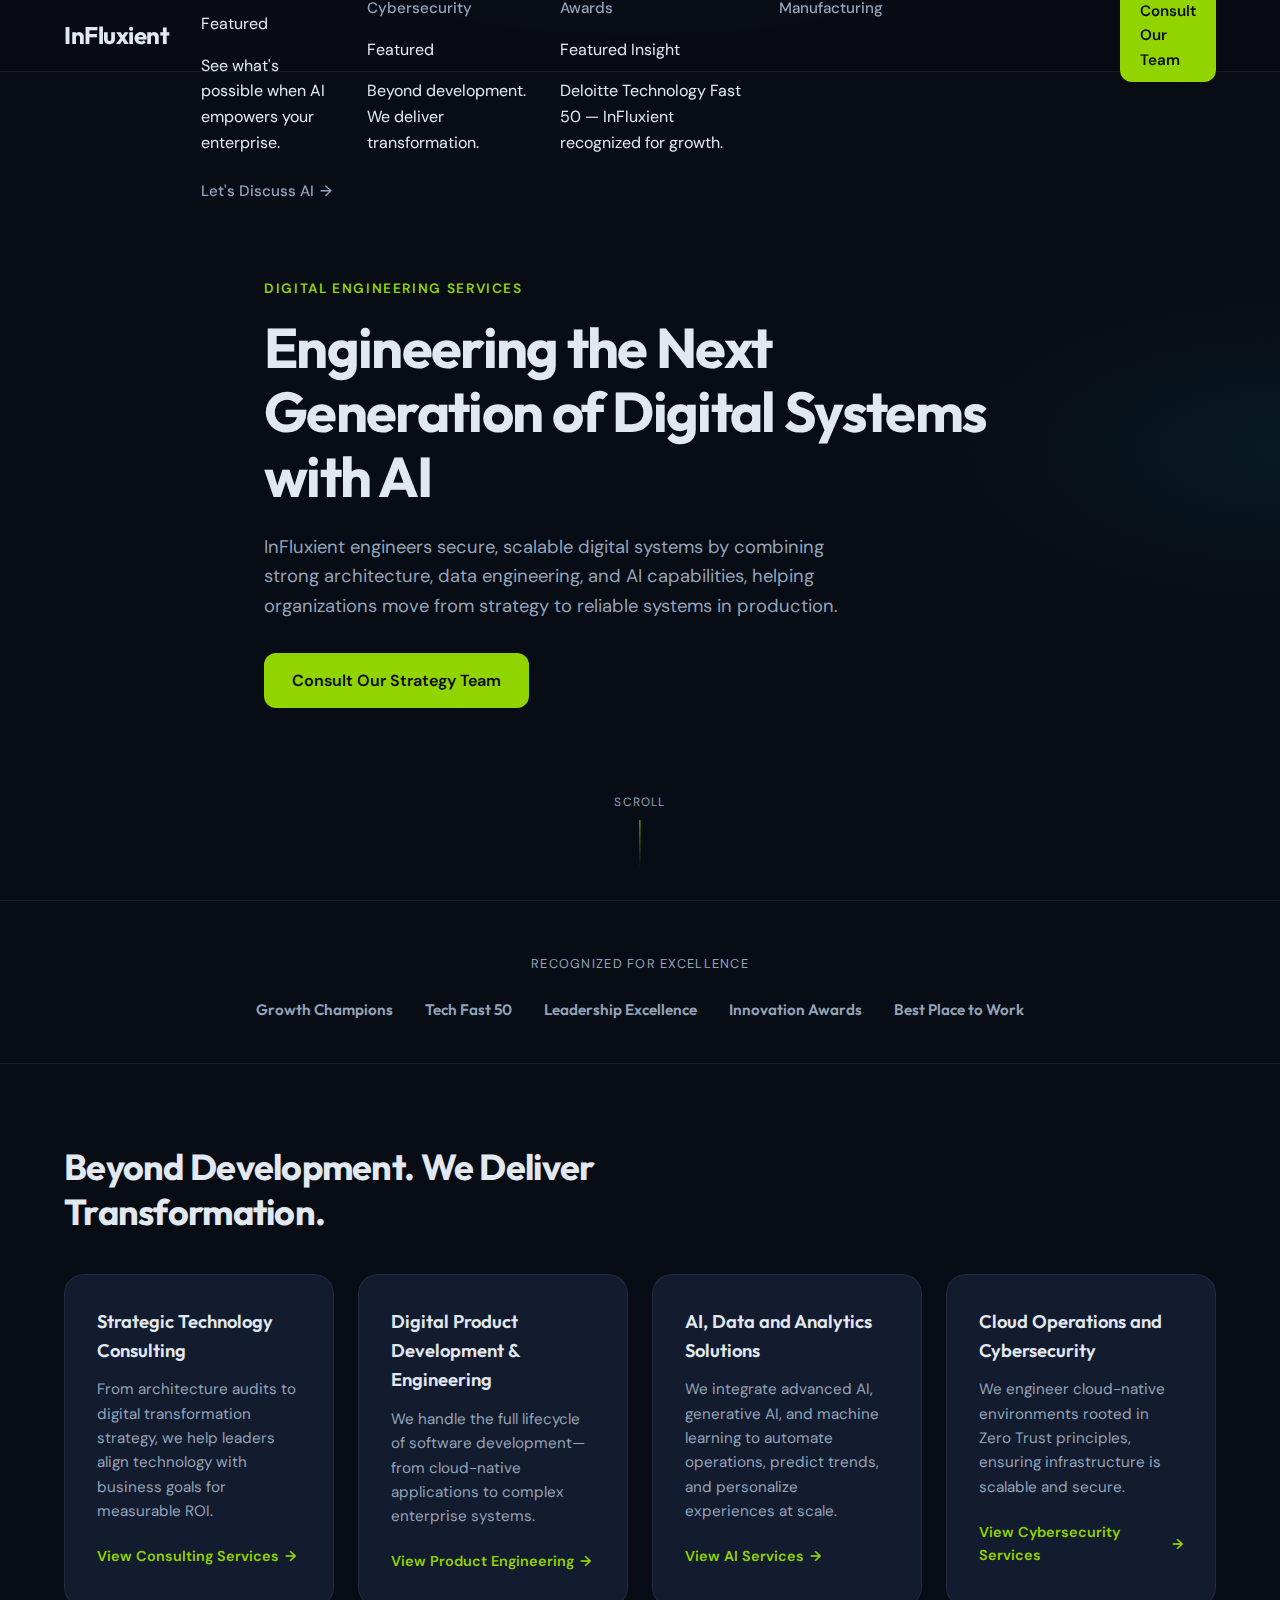
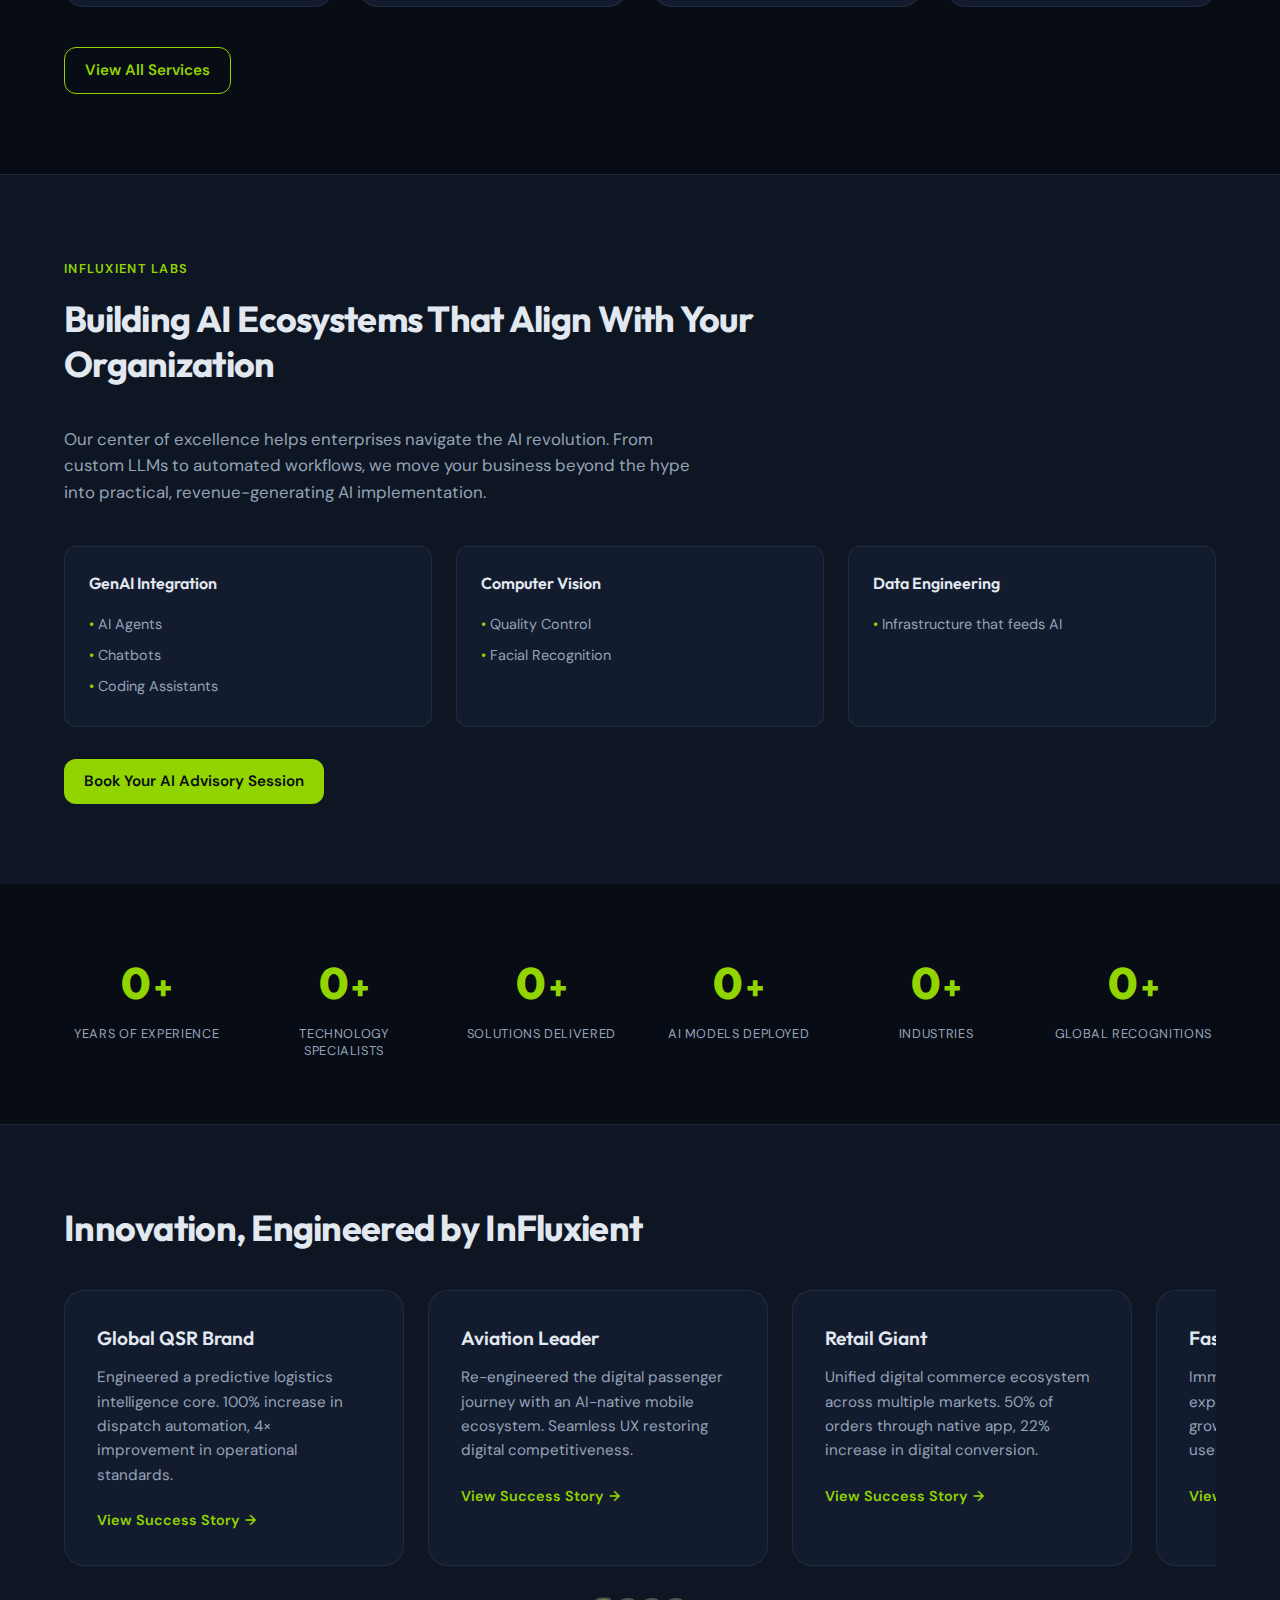
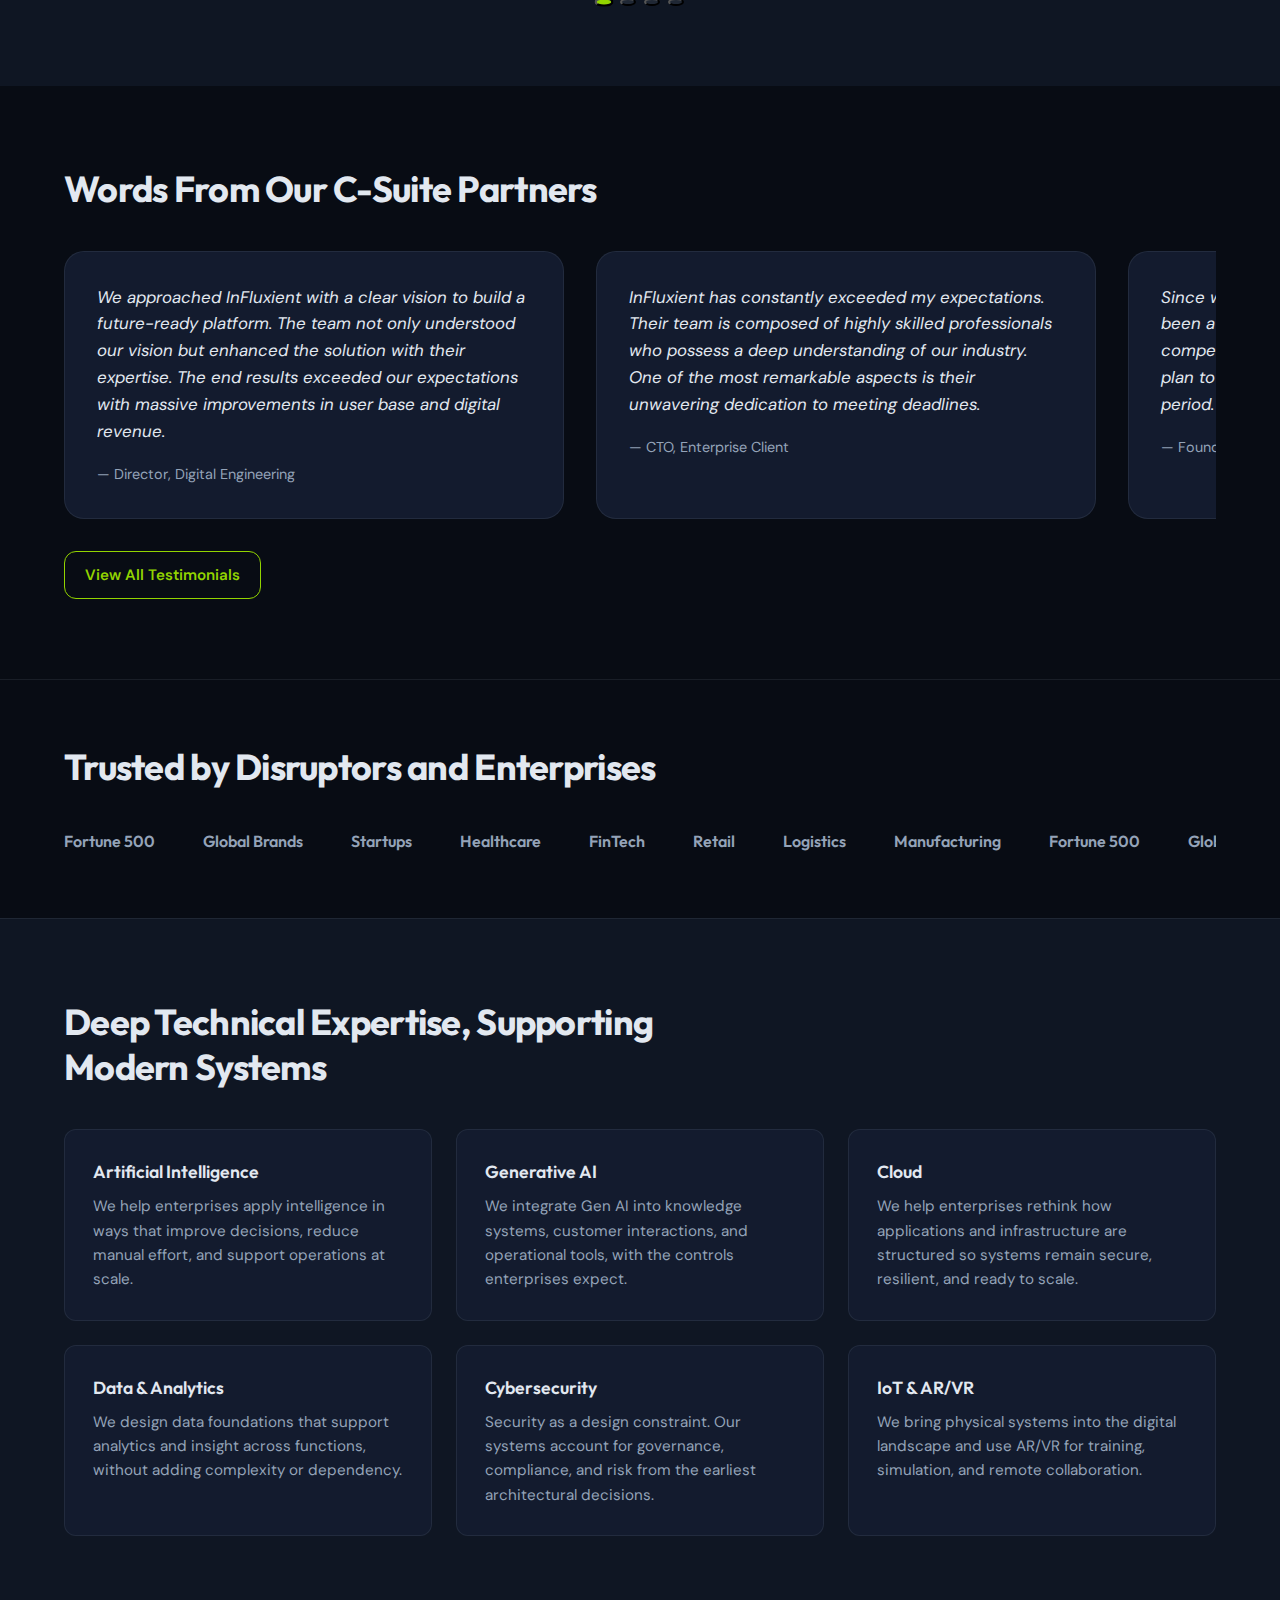
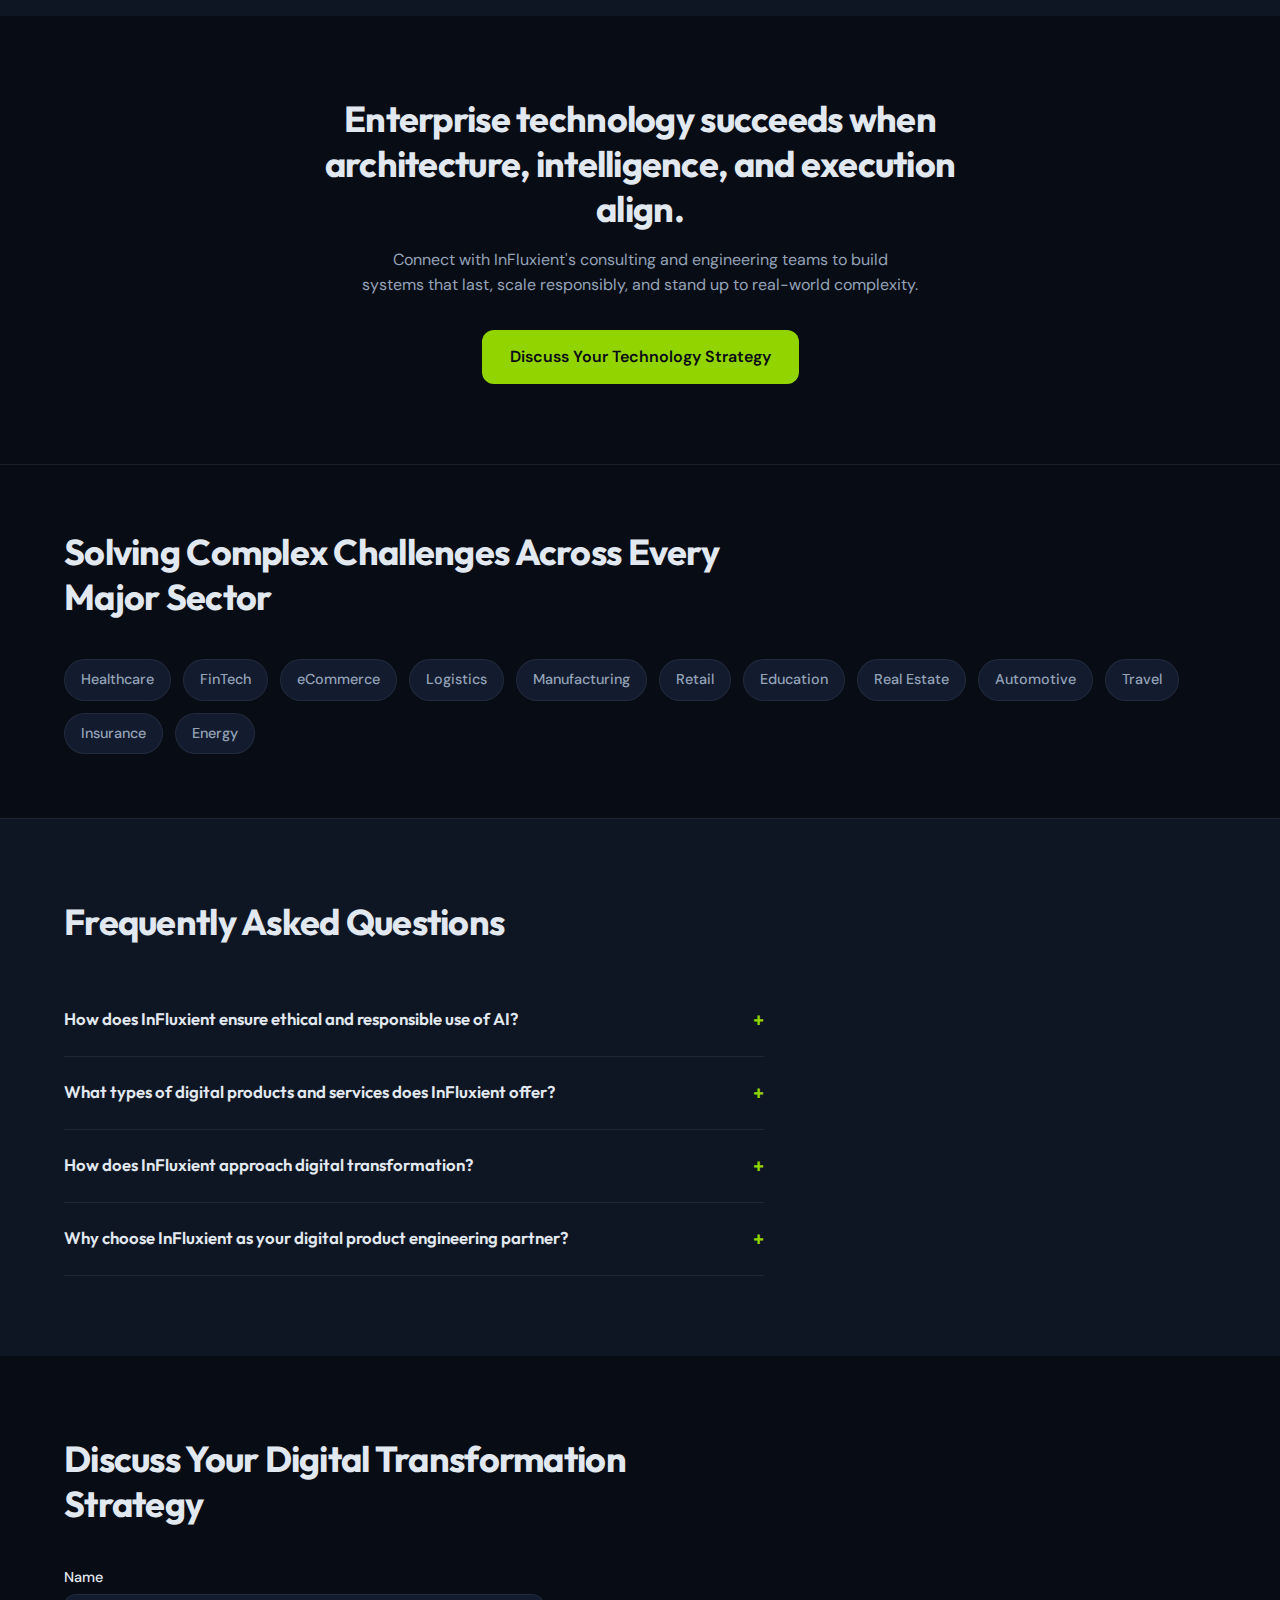
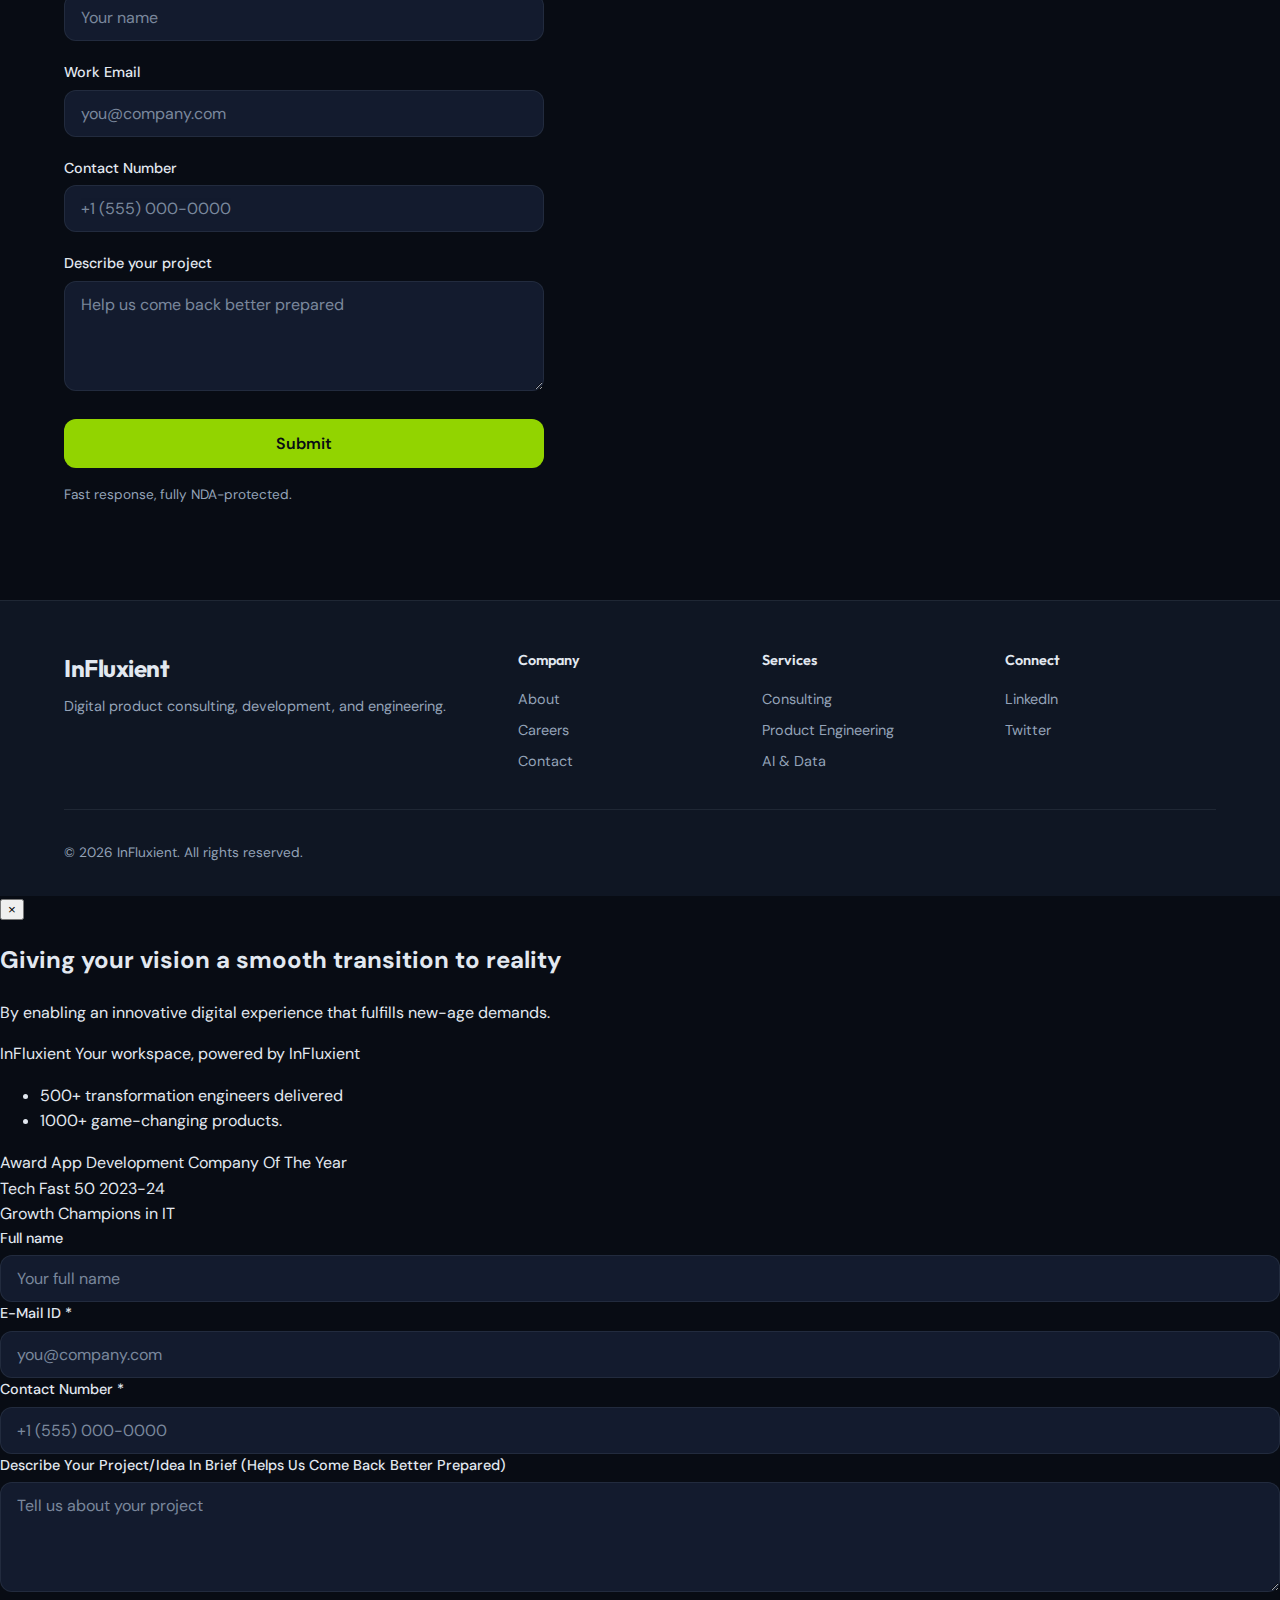
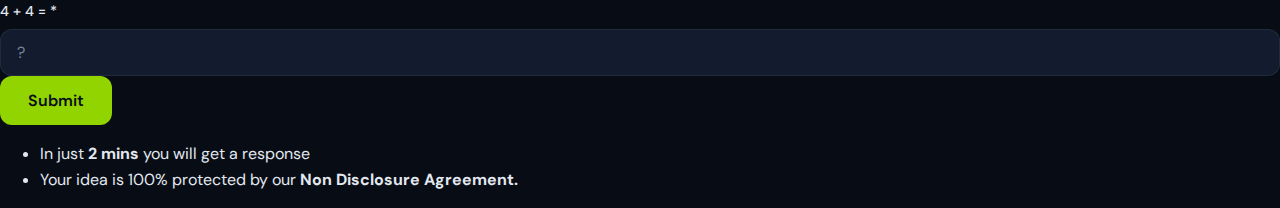
<file: index.html>
<!DOCTYPE html>
<html lang="en">
<head>
  <meta charset="UTF-8" />
  <meta name="viewport" content="width=device-width, initial-scale=1.0" />
  <title>InFluxient | Digital Product Engineering & Consulting</title>
  <meta name="description" content="InFluxient engineers secure, scalable digital systems with strong architecture, data engineering, and AI capabilities for enterprises." />
  <link rel="preconnect" href="https://fonts.googleapis.com" />
  <link rel="preconnect" href="https://fonts.gstatic.com" crossorigin />
  <link href="https://fonts.googleapis.com/css2?family=Outfit:wght@300;400;500;600;700;800&family=DM+Sans:ital,wght@0,400;0,500;0,600;0,700;1,400&display=swap" rel="stylesheet" />
  <link rel="stylesheet" href="css/styles.css" />
</head>
<body>
  <!-- Navigation -->
  <header class="header" id="header">
    <div class="container header-inner">
      <a href="index.html" class="logo">InFluxient</a>
      <nav class="nav" aria-label="Main">
        <ul class="nav-list">
          <li class="nav-item has-dropdown">
            <a href="ai-development-services.html" class="nav-link">InFluxient Labs <span class="nav-chevron" aria-hidden="true"><svg width="10" height="6" viewBox="0 0 10 6" fill="none" xmlns="http://www.w3.org/2000/svg"><path d="M1 1L5 5L9 1" stroke="currentColor" stroke-width="1.5" stroke-linecap="round" stroke-linejoin="round"/></svg></span></a>
            <div class="dropdown" aria-hidden="true">
              <div class="dropdown-inner">
                <div class="dropdown-col">
                  <a href="ai-development-services.html">AI Development Services</a>
                  <a href="ai-development-services.html#capabilities">Explore AI Tech Solutions</a>
                  <a href="ai-development-services.html#services">AI Knowledge Hub</a>
                </div>
                <div class="dropdown-featured">
                  <p class="dropdown-featured-title">Featured</p>
                  <p class="dropdown-featured-text">See what's possible when AI empowers your enterprise.</p>
                  <a href="#" class="link-arrow" style="margin-top:0.5rem;" data-modal-open="consult">Let's Discuss AI</a>
                </div>
              </div>
            </div>
          </li>
          <li class="nav-item has-dropdown">
            <a href="#services" class="nav-link">Services <span class="nav-chevron" aria-hidden="true"><svg width="10" height="6" viewBox="0 0 10 6" fill="none" xmlns="http://www.w3.org/2000/svg"><path d="M1 1L5 5L9 1" stroke="currentColor" stroke-width="1.5" stroke-linecap="round" stroke-linejoin="round"/></svg></span></a>
            <div class="dropdown" aria-hidden="true">
              <div class="dropdown-inner">
                <div class="dropdown-col">
                  <a href="#services">Strategic Consulting</a>
                  <a href="#services">Product Engineering</a>
                  <a href="ai-development-services.html">AI & Data Solutions</a>
                  <a href="#services">Cloud & Cybersecurity</a>
                </div>
                <div class="dropdown-featured">
                  <p class="dropdown-featured-title">Featured</p>
                  <p class="dropdown-featured-text">Beyond development. We deliver transformation.</p>
                </div>
              </div>
            </div>
          </li>
          <li class="nav-item has-dropdown">
            <a href="#about" class="nav-link">About <span class="nav-chevron" aria-hidden="true"><svg width="10" height="6" viewBox="0 0 10 6" fill="none" xmlns="http://www.w3.org/2000/svg"><path d="M1 1L5 5L9 1" stroke="currentColor" stroke-width="1.5" stroke-linecap="round" stroke-linejoin="round"/></svg></span></a>
            <div class="dropdown" aria-hidden="true">
              <div class="dropdown-inner">
                <div class="dropdown-col">
                  <a href="#about">About InFluxient</a>
                  <a href="#about">Our Core Team</a>
                  <a href="#about">How We Work</a>
                  <a href="#work">Client Portfolio</a>
                  <a href="#testimonials">Client Testimonials</a>
                  <a href="#about">Careers</a>
                  <a href="#about">Awards</a>
                </div>
                <div class="dropdown-featured">
                  <p class="dropdown-featured-title">Featured Insight</p>
                  <div class="dropdown-featured-card">Deloitte Technology Fast 50 — InFluxient recognized for growth.</div>
                </div>
              </div>
            </div>
          </li>
          <li class="nav-item has-dropdown">
            <a href="#industries" class="nav-link">Industries <span class="nav-chevron" aria-hidden="true"><svg width="10" height="6" viewBox="0 0 10 6" fill="none" xmlns="http://www.w3.org/2000/svg"><path d="M1 1L5 5L9 1" stroke="currentColor" stroke-width="1.5" stroke-linecap="round" stroke-linejoin="round"/></svg></span></a>
            <div class="dropdown" aria-hidden="true">
              <div class="dropdown-inner">
                <div class="dropdown-col">
                  <a href="#industries">Healthcare</a>
                  <a href="#industries">FinTech</a>
                  <a href="#industries">eCommerce</a>
                  <a href="#industries">Logistics</a>
                  <a href="#industries">Manufacturing</a>
                </div>
              </div>
            </div>
          </li>
          <li class="nav-item">
            <a href="#work" class="nav-link">Portfolio</a>
          </li>
          <li class="nav-item has-dropdown">
            <a href="#faq" class="nav-link">Resources <span class="nav-chevron" aria-hidden="true"><svg width="10" height="6" viewBox="0 0 10 6" fill="none" xmlns="http://www.w3.org/2000/svg"><path d="M1 1L5 5L9 1" stroke="currentColor" stroke-width="1.5" stroke-linecap="round" stroke-linejoin="round"/></svg></span></a>
            <div class="dropdown" aria-hidden="true">
              <div class="dropdown-inner">
                <div class="dropdown-col">
                  <a href="#faq">FAQ</a>
                  <a href="#contact">Contact</a>
                </div>
              </div>
            </div>
          </li>
        </ul>
      </nav>
      <a href="#" class="btn btn-primary" data-modal-open="consult" aria-haspopup="dialog">Consult Our Team</a>
      <button class="menu-toggle" aria-label="Toggle menu" aria-expanded="false">
        <span></span><span></span><span></span>
      </button>
    </div>
    <div class="nav-overlay"></div>
  </header>

  <main>
    <!-- Hero -->
    <section class="hero">
      <div class="hero-bg"></div>
      <div class="container hero-inner">
        <p class="hero-label">Digital Engineering services</p>
        <h1 class="hero-title">Engineering the Next Generation of Digital Systems with AI</h1>
        <p class="hero-desc">InFluxient engineers secure, scalable digital systems by combining strong architecture, data engineering, and AI capabilities, helping organizations move from strategy to reliable systems in production.</p>
        <a href="#" class="btn btn-primary btn-lg" data-modal-open="consult" aria-haspopup="dialog">Consult Our Strategy Team</a>
      </div>
      <div class="hero-scroll">
        <span>Scroll</span>
        <div class="scroll-line"></div>
      </div>
    </section>

    <!-- Trust badges / About -->
    <section class="trust" id="about">
      <div class="container">
        <p class="trust-label">Recognized for excellence</p>
        <div class="trust-logos">
          <div class="trust-item">Growth Champions</div>
          <div class="trust-item">Tech Fast 50</div>
          <div class="trust-item">Leadership Excellence</div>
          <div class="trust-item">Innovation Awards</div>
          <div class="trust-item">Best Place to Work</div>
        </div>
      </div>
    </section>

    <!-- Services -->
    <section class="services" id="services">
      <div class="container">
        <h2 class="section-title">Beyond Development. We Deliver Transformation.</h2>
        <div class="services-grid">
          <article class="service-card">
            <h3>Strategic Technology Consulting</h3>
            <p>From architecture audits to digital transformation strategy, we help leaders align technology with business goals for measurable ROI.</p>
            <a href="#contact" class="link-arrow">View Consulting Services</a>
          </article>
          <article class="service-card">
            <h3>Digital Product Development & Engineering</h3>
            <p>We handle the full lifecycle of software development—from cloud-native applications to complex enterprise systems.</p>
            <a href="#contact" class="link-arrow">View Product Engineering</a>
          </article>
          <article class="service-card">
            <h3>AI, Data and Analytics Solutions</h3>
            <p>We integrate advanced AI, generative AI, and machine learning to automate operations, predict trends, and personalize experiences at scale.</p>
            <a href="#contact" class="link-arrow">View AI Services</a>
          </article>
          <article class="service-card">
            <h3>Cloud Operations and Cybersecurity</h3>
            <p>We engineer cloud-native environments rooted in Zero Trust principles, ensuring infrastructure is scalable and secure.</p>
            <a href="#contact" class="link-arrow">View Cybersecurity Services</a>
          </article>
        </div>
        <a href="#contact" class="btn btn-outline">View All Services</a>
      </div>
    </section>

    <!-- Featured: InFluxient Labs -->
    <section class="featured">
      <div class="container">
        <span class="featured-tag">InFluxient Labs</span>
        <h2 class="section-title">Building AI Ecosystems That Align With Your Organization</h2>
        <p class="featured-desc">Our center of excellence helps enterprises navigate the AI revolution. From custom LLMs to automated workflows, we move your business beyond the hype into practical, revenue-generating AI implementation.</p>
        <div class="featured-grid">
          <div class="featured-item">
            <h4>GenAI Integration</h4>
            <ul>
              <li>AI Agents</li>
              <li>Chatbots</li>
              <li>Coding Assistants</li>
            </ul>
          </div>
          <div class="featured-item">
            <h4>Computer Vision</h4>
            <ul>
              <li>Quality Control</li>
              <li>Facial Recognition</li>
            </ul>
          </div>
          <div class="featured-item">
            <h4>Data Engineering</h4>
            <ul>
              <li>Infrastructure that feeds AI</li>
            </ul>
          </div>
        </div>
        <div class="featured-cta">
          <a href="#contact" class="btn btn-primary">Book Your AI Advisory Session</a>
        </div>
      </div>
    </section>

    <!-- Stats -->
    <section class="stats">
      <div class="container">
        <div class="stats-grid">
          <div class="stat-item">
            <span class="stat-num" data-target="10">0</span>
            <span class="stat-suffix">+</span>
            <p class="stat-label">Years of Experience</p>
          </div>
          <div class="stat-item">
            <span class="stat-num" data-target="500">0</span>
            <span class="stat-suffix">+</span>
            <p class="stat-label">Technology Specialists</p>
          </div>
          <div class="stat-item">
            <span class="stat-num" data-target="1000">0</span>
            <span class="stat-suffix">+</span>
            <p class="stat-label">Solutions Delivered</p>
          </div>
          <div class="stat-item">
            <span class="stat-num" data-target="50">0</span>
            <span class="stat-suffix">+</span>
            <p class="stat-label">AI Models Deployed</p>
          </div>
          <div class="stat-item">
            <span class="stat-num" data-target="25">0</span>
            <span class="stat-suffix">+</span>
            <p class="stat-label">Industries</p>
          </div>
          <div class="stat-item">
            <span class="stat-num" data-target="12">0</span>
            <span class="stat-suffix">+</span>
            <p class="stat-label">Global Recognitions</p>
          </div>
        </div>
      </div>
    </section>

    <!-- Case studies -->
    <section class="work" id="work">
      <div class="container">
        <h2 class="section-title">Innovation, Engineered by InFluxient</h2>
        <div class="work-carousel">
          <div class="work-track">
            <article class="work-card">
              <div class="work-card-inner">
                <h3>Global QSR Brand</h3>
                <p>Engineered a predictive logistics intelligence core. 100% increase in dispatch automation, 4× improvement in operational standards.</p>
                <a href="#contact" class="link-arrow">View Success Story</a>
              </div>
            </article>
            <article class="work-card">
              <div class="work-card-inner">
                <h3>Aviation Leader</h3>
                <p>Re-engineered the digital passenger journey with an AI-native mobile ecosystem. Seamless UX restoring digital competitiveness.</p>
                <a href="#contact" class="link-arrow">View Success Story</a>
              </div>
            </article>
            <article class="work-card">
              <div class="work-card-inner">
                <h3>Retail Giant</h3>
                <p>Unified digital commerce ecosystem across multiple markets. 50% of orders through native app, 22% increase in digital conversion.</p>
                <a href="#contact" class="link-arrow">View Success Story</a>
              </div>
            </article>
            <article class="work-card">
              <div class="work-card-inner">
                <h3>Fashion & Sports</h3>
                <p>Immersive mobile commerce experience for direct-to-consumer growth. 2M+ downloads, 500k new users in key regions.</p>
                <a href="#contact" class="link-arrow">View Success Story</a>
              </div>
            </article>
          </div>
        </div>
        <div class="work-dots" aria-hidden="true"></div>
      </div>
    </section>

    <!-- Testimonials -->
    <section class="testimonials" id="testimonials">
      <div class="container">
        <h2 class="section-title">Words From Our C-Suite Partners</h2>
        <div class="testimonials-slider">
          <div class="testimonials-track">
            <blockquote class="testimonial">
              <p>We approached InFluxient with a clear vision to build a future-ready platform. The team not only understood our vision but enhanced the solution with their expertise. The end results exceeded our expectations with massive improvements in user base and digital revenue.</p>
              <footer>
                <cite>— Director, Digital Engineering</cite>
              </footer>
            </blockquote>
            <blockquote class="testimonial">
              <p>InFluxient has constantly exceeded my expectations. Their team is composed of highly skilled professionals who possess a deep understanding of our industry. One of the most remarkable aspects is their unwavering dedication to meeting deadlines.</p>
              <footer>
                <cite>— CTO, Enterprise Client</cite>
              </footer>
            </blockquote>
            <blockquote class="testimonial">
              <p>Since we started this journey with InFluxient, it has been a pleasure. The team is extremely versatile, competent, professional, and responsive. We certainly plan to continue working with them for an indefinite period.</p>
              <footer>
                <cite>— Founder & CEO</cite>
              </footer>
            </blockquote>
          </div>
        </div>
        <a href="#contact" class="btn btn-outline">View All Testimonials</a>
      </div>
    </section>

    <!-- Client logos -->
    <section class="clients">
      <div class="container">
        <h2 class="section-title">Trusted by Disruptors and Enterprises</h2>
        <div class="clients-marquee">
          <div class="clients-track">
            <span>Fortune 500</span>
            <span>Global Brands</span>
            <span>Startups</span>
            <span>Healthcare</span>
            <span>FinTech</span>
            <span>Retail</span>
            <span>Logistics</span>
            <span>Manufacturing</span>
            <span>Fortune 500</span>
            <span>Global Brands</span>
            <span>Startups</span>
          </div>
        </div>
      </div>
    </section>

    <!-- Expertise -->
    <section class="expertise" id="expertise">
      <div class="container">
        <h2 class="section-title">Deep Technical Expertise, Supporting Modern Systems</h2>
        <div class="expertise-grid">
          <div class="expertise-card">
            <h3>Artificial Intelligence</h3>
            <p>We help enterprises apply intelligence in ways that improve decisions, reduce manual effort, and support operations at scale.</p>
          </div>
          <div class="expertise-card">
            <h3>Generative AI</h3>
            <p>We integrate Gen AI into knowledge systems, customer interactions, and operational tools, with the controls enterprises expect.</p>
          </div>
          <div class="expertise-card">
            <h3>Cloud</h3>
            <p>We help enterprises rethink how applications and infrastructure are structured so systems remain secure, resilient, and ready to scale.</p>
          </div>
          <div class="expertise-card">
            <h3>Data & Analytics</h3>
            <p>We design data foundations that support analytics and insight across functions, without adding complexity or dependency.</p>
          </div>
          <div class="expertise-card">
            <h3>Cybersecurity</h3>
            <p>Security as a design constraint. Our systems account for governance, compliance, and risk from the earliest architectural decisions.</p>
          </div>
          <div class="expertise-card">
            <h3>IoT & AR/VR</h3>
            <p>We bring physical systems into the digital landscape and use AR/VR for training, simulation, and remote collaboration.</p>
          </div>
        </div>
      </div>
    </section>

    <!-- CTA -->
    <section class="cta">
      <div class="container">
        <h2 class="section-title">Enterprise technology succeeds when architecture, intelligence, and execution align.</h2>
        <p>Connect with InFluxient's consulting and engineering teams to build systems that last, scale responsibly, and stand up to real-world complexity.</p>
        <a href="#contact" class="btn btn-primary btn-lg">Discuss Your Technology Strategy</a>
      </div>
    </section>

    <!-- Industries -->
    <section class="industries" id="industries">
      <div class="container">
        <h2 class="section-title">Solving Complex Challenges Across Every Major Sector</h2>
        <div class="industries-grid">
          <span class="industry-tag">Healthcare</span>
          <span class="industry-tag">FinTech</span>
          <span class="industry-tag">eCommerce</span>
          <span class="industry-tag">Logistics</span>
          <span class="industry-tag">Manufacturing</span>
          <span class="industry-tag">Retail</span>
          <span class="industry-tag">Education</span>
          <span class="industry-tag">Real Estate</span>
          <span class="industry-tag">Automotive</span>
          <span class="industry-tag">Travel</span>
          <span class="industry-tag">Insurance</span>
          <span class="industry-tag">Energy</span>
        </div>
      </div>
    </section>

    <!-- FAQ -->
    <section class="faq" id="faq">
      <div class="container">
        <h2 class="section-title">Frequently Asked Questions</h2>
        <div class="faq-list">
          <details class="faq-item">
            <summary>How does InFluxient ensure ethical and responsible use of AI?</summary>
            <p>We test for bias, ensure explainability of AI decisions, and never compromise on data security. Before any model goes live, we run scenarios that check for unfair outcomes and build systems where you can see why the AI made specific decisions.</p>
          </details>
          <details class="faq-item">
            <summary>What types of digital products and services does InFluxient offer?</summary>
            <p>We offer strategic technology consulting, digital product development & engineering, AI and data solutions, cloud operations and cybersecurity, and dedicated development teams. Our work spans the full lifecycle from ideation to deployment and optimization.</p>
          </details>
          <details class="faq-item">
            <summary>How does InFluxient approach digital transformation?</summary>
            <p>We take time to understand how technology fits into your operations. Change is introduced in phases—we focus on strengthening architecture, automating where it makes sense, and applying AI only when it clearly improves outcomes.</p>
          </details>
          <details class="faq-item">
            <summary>Why choose InFluxient as your digital product engineering partner?</summary>
            <p>We combine product strategy, design, and engineering to solve complex business challenges. We don't just deliver technology—we help companies shape what comes next, with reliability, innovation, and long-term partnerships.</p>
          </details>
        </div>
      </div>
    </section>

    <!-- Contact -->
    <section class="contact" id="contact">
      <div class="container">
        <h2 class="section-title">Discuss Your Digital Transformation Strategy</h2>
        <form class="contact-form" action="#" method="post">
          <div class="form-row">
            <label for="name">Name</label>
            <input type="text" id="name" name="name" required placeholder="Your name" />
          </div>
          <div class="form-row">
            <label for="email">Work Email</label>
            <input type="email" id="email" name="email" required placeholder="you@company.com" />
          </div>
          <div class="form-row">
            <label for="phone">Contact Number</label>
            <input type="tel" id="phone" name="phone" placeholder="+1 (555) 000-0000" />
          </div>
          <div class="form-row">
            <label for="message">Describe your project</label>
            <textarea id="message" name="message" rows="4" placeholder="Help us come back better prepared"></textarea>
          </div>
          <button type="submit" class="btn btn-primary btn-lg">Submit</button>
        </form>
        <p class="contact-note">Fast response, fully NDA-protected.</p>
      </div>
    </section>
  </main>

  <!-- Footer -->
  <footer class="footer">
    <div class="container">
      <div class="footer-grid">
        <div class="footer-brand">
          <a href="index.html" class="logo">InFluxient</a>
          <p>Digital product consulting, development, and engineering.</p>
        </div>
        <div class="footer-links">
          <h4>Company</h4>
          <ul>
            <li><a href="index.html#about">About</a></li>
            <li><a href="index.html#about">Careers</a></li>
            <li><a href="index.html#contact">Contact</a></li>
          </ul>
        </div>
        <div class="footer-links">
          <h4>Services</h4>
          <ul>
            <li><a href="index.html#services">Consulting</a></li>
            <li><a href="index.html#services">Product Engineering</a></li>
            <li><a href="ai-development-services.html">AI & Data</a></li>
          </ul>
        </div>
        <div class="footer-links">
          <h4>Connect</h4>
          <ul>
            <li><a href="#">LinkedIn</a></li>
            <li><a href="#">Twitter</a></li>
          </ul>
        </div>
      </div>
      <div class="footer-bottom">
        <p>&copy; 2026 InFluxient. All rights reserved.</p>
      </div>
    </div>
  </footer>

  <!-- Consult modal -->
  <div id="consult-modal" class="modal" role="dialog" aria-modal="true" aria-labelledby="consult-modal-title" aria-hidden="true">
    <div class="modal-backdrop"></div>
    <div class="modal-box">
      <button type="button" class="modal-close" aria-label="Close">×</button>
      <div class="modal-inner">
        <div class="modal-left">
          <h2 id="consult-modal-title" class="modal-headline">Giving your <span class="modal-headline-accent">vision</span> a smooth transition to reality</h2>
          <p class="modal-desc">By enabling an innovative digital experience that fulfills new-age demands.</p>
          <div class="modal-visual">
            <div class="modal-visual-placeholder">
              <span class="modal-visual-logo">InFluxient</span>
              <span class="modal-visual-hint">Your workspace, powered by InFluxient</span>
            </div>
          </div>
          <ul class="modal-achievements">
            <li>500+ transformation engineers delivered</li>
            <li>1000+ game-changing products.</li>
          </ul>
          <div class="modal-awards">
            <div class="modal-award"><span class="modal-award-badge">Award</span> App Development Company Of The Year</div>
            <div class="modal-award"><span class="modal-award-badge">Tech Fast 50</span> 2023-24</div>
            <div class="modal-award"><span class="modal-award-badge">Growth Champions</span> in IT</div>
          </div>
        </div>
        <div class="modal-right">
          <form class="modal-form" id="consult-form" novalidate>
            <div class="form-row">
              <label for="modal-name">Full name</label>
              <input type="text" id="modal-name" name="name" required placeholder="Your full name" />
            </div>
            <div class="form-row">
              <label for="modal-email">E-Mail ID <span class="required">*</span></label>
              <input type="email" id="modal-email" name="email" required placeholder="you@company.com" />
            </div>
            <div class="form-row">
              <label for="modal-phone">Contact Number <span class="required">*</span></label>
              <input type="tel" id="modal-phone" name="phone" required placeholder="+1 (555) 000-0000" />
            </div>
            <div class="form-row">
              <label for="modal-message">Describe Your Project/Idea In Brief (Helps Us Come Back Better Prepared)</label>
              <textarea id="modal-message" name="message" rows="4" placeholder="Tell us about your project"></textarea>
            </div>
            <div class="form-row form-row-captcha">
              <label for="modal-captcha">4 + 4 = <span class="required">*</span></label>
              <input type="text" id="modal-captcha" name="captcha" inputmode="numeric" pattern="[0-9]*" maxlength="2" required placeholder="?" autocomplete="off" />
            </div>
            <button type="submit" class="btn btn-primary btn-lg btn-modal-submit">Submit</button>
            <ul class="modal-disclaimers">
              <li>In just <strong>2 mins</strong> you will get a response</li>
              <li>Your idea is 100% protected by our <strong>Non Disclosure Agreement.</strong></li>
            </ul>
          </form>
        </div>
      </div>
    </div>
  </div>

  <script src="js/main.js"></script>
</body>
</html>
</file>
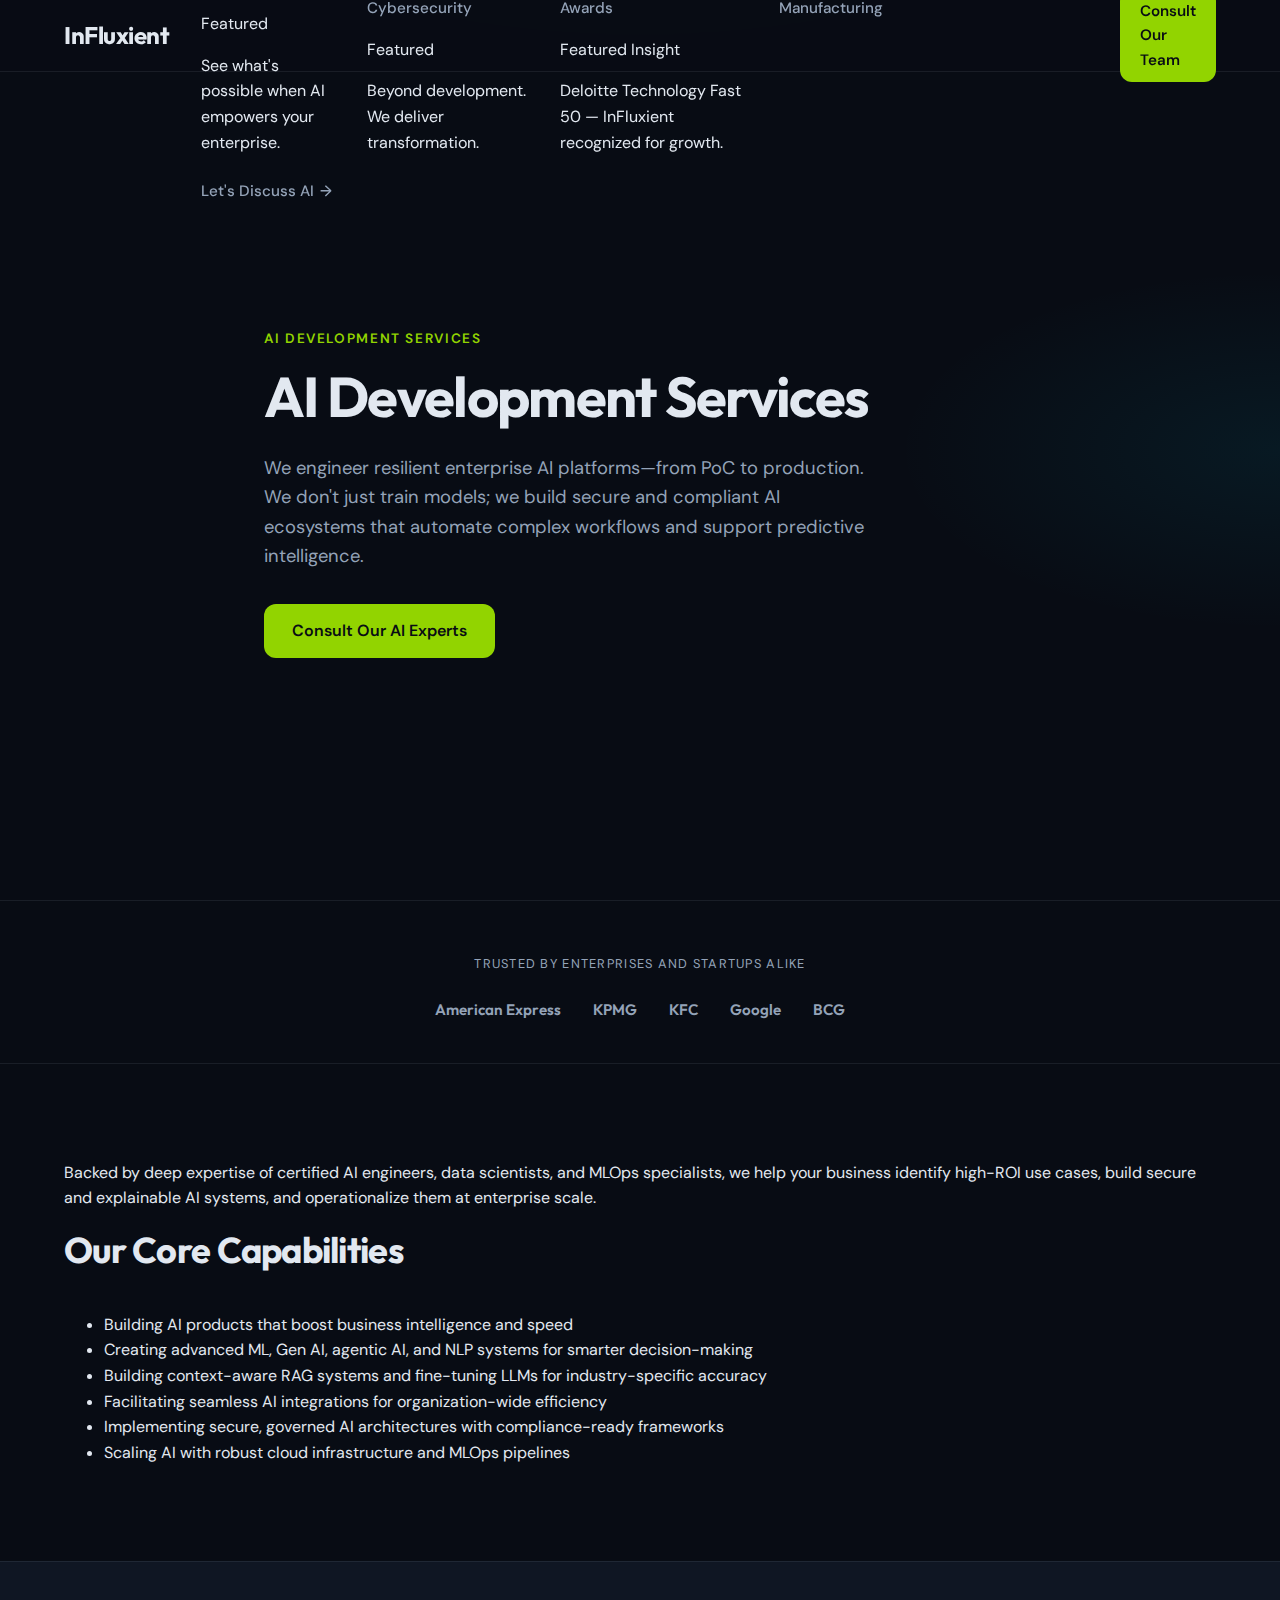
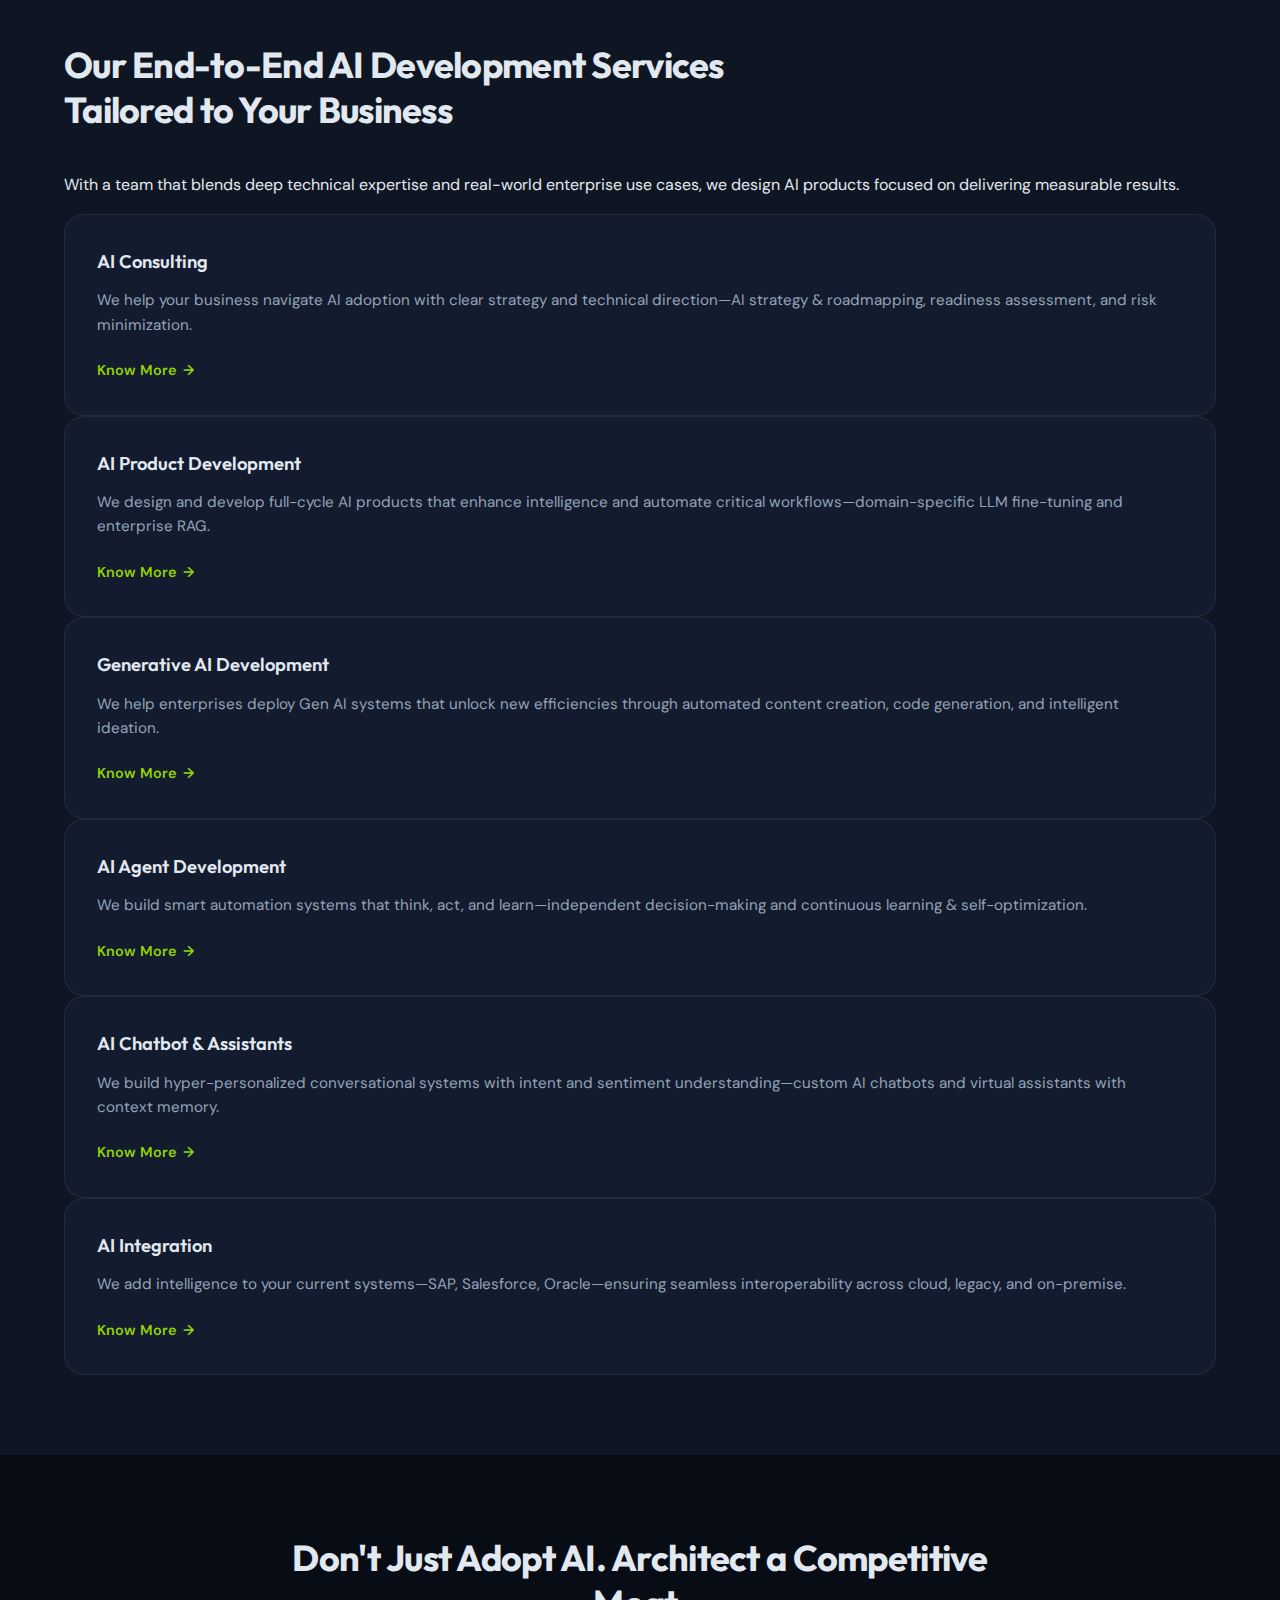
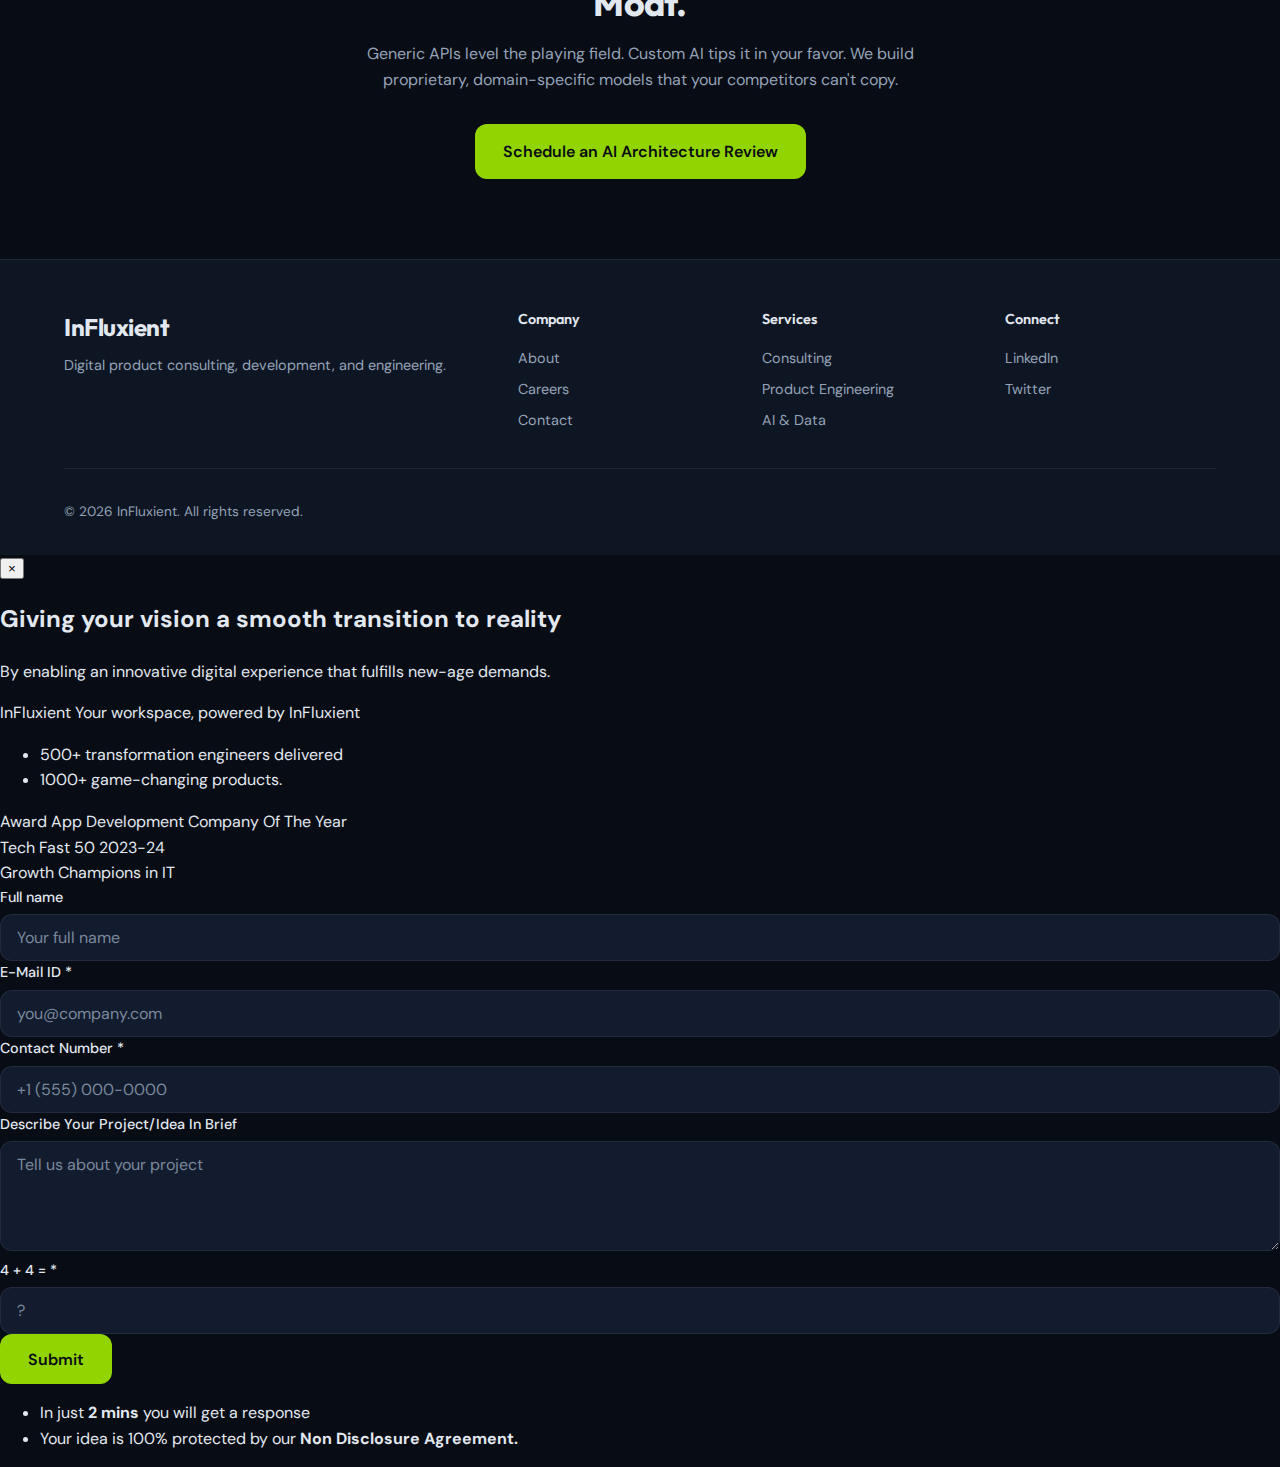
<file: ai-development-services.html>
<!DOCTYPE html>
<html lang="en">
<head>
  <meta charset="UTF-8" />
  <meta name="viewport" content="width=device-width, initial-scale=1.0" />
  <title>AI Development Services | InFluxient</title>
  <meta name="description" content="We engineer resilient enterprise AI platforms—from PoC to production. Secure, compliant AI ecosystems that automate workflows and support predictive intelligence." />
  <link rel="preconnect" href="https://fonts.googleapis.com" />
  <link rel="preconnect" href="https://fonts.gstatic.com" crossorigin />
  <link href="https://fonts.googleapis.com/css2?family=Outfit:wght@300;400;500;600;700;800&family=DM+Sans:ital,wght@0,400;0,500;0,600;0,700;1,400&display=swap" rel="stylesheet" />
  <link rel="stylesheet" href="css/styles.css" />
</head>
<body>
  <!-- Navigation (same as index, with links to separate pages) -->
  <header class="header" id="header">
    <div class="container header-inner">
      <a href="index.html" class="logo">InFluxient</a>
      <nav class="nav" aria-label="Main">
        <ul class="nav-list">
          <li class="nav-item has-dropdown">
            <a href="ai-development-services.html" class="nav-link">InFluxient Labs <span class="nav-chevron" aria-hidden="true"><svg width="10" height="6" viewBox="0 0 10 6" fill="none" xmlns="http://www.w3.org/2000/svg"><path d="M1 1L5 5L9 1" stroke="currentColor" stroke-width="1.5" stroke-linecap="round" stroke-linejoin="round"/></svg></span></a>
            <div class="dropdown" aria-hidden="true">
              <div class="dropdown-inner">
                <div class="dropdown-col">
                  <a href="ai-development-services.html">AI Development Services</a>
                  <a href="ai-development-services.html#capabilities">Explore AI Tech Solutions</a>
                  <a href="ai-development-services.html#services">AI Knowledge Hub</a>
                </div>
                <div class="dropdown-featured">
                  <p class="dropdown-featured-title">Featured</p>
                  <p class="dropdown-featured-text">See what's possible when AI empowers your enterprise.</p>
                  <a href="#" class="link-arrow" style="margin-top:0.5rem;" data-modal-open="consult">Let's Discuss AI</a>
                </div>
              </div>
            </div>
          </li>
          <li class="nav-item has-dropdown">
            <a href="index.html#services" class="nav-link">Services <span class="nav-chevron" aria-hidden="true"><svg width="10" height="6" viewBox="0 0 10 6" fill="none" xmlns="http://www.w3.org/2000/svg"><path d="M1 1L5 5L9 1" stroke="currentColor" stroke-width="1.5" stroke-linecap="round" stroke-linejoin="round"/></svg></span></a>
            <div class="dropdown" aria-hidden="true">
              <div class="dropdown-inner">
                <div class="dropdown-col">
                  <a href="index.html#services">Strategic Consulting</a>
                  <a href="index.html#services">Product Engineering</a>
                  <a href="ai-development-services.html">AI & Data Solutions</a>
                  <a href="index.html#services">Cloud & Cybersecurity</a>
                </div>
                <div class="dropdown-featured">
                  <p class="dropdown-featured-title">Featured</p>
                  <p class="dropdown-featured-text">Beyond development. We deliver transformation.</p>
                </div>
              </div>
            </div>
          </li>
          <li class="nav-item has-dropdown">
            <a href="index.html#about" class="nav-link">About <span class="nav-chevron" aria-hidden="true"><svg width="10" height="6" viewBox="0 0 10 6" fill="none" xmlns="http://www.w3.org/2000/svg"><path d="M1 1L5 5L9 1" stroke="currentColor" stroke-width="1.5" stroke-linecap="round" stroke-linejoin="round"/></svg></span></a>
            <div class="dropdown" aria-hidden="true">
              <div class="dropdown-inner">
                <div class="dropdown-col">
                  <a href="index.html#about">About InFluxient</a>
                  <a href="index.html#about">Our Core Team</a>
                  <a href="index.html#about">How We Work</a>
                  <a href="index.html#work">Client Portfolio</a>
                  <a href="index.html#testimonials">Client Testimonials</a>
                  <a href="index.html#about">Careers</a>
                  <a href="index.html#about">Awards</a>
                </div>
                <div class="dropdown-featured">
                  <p class="dropdown-featured-title">Featured Insight</p>
                  <div class="dropdown-featured-card">Deloitte Technology Fast 50 — InFluxient recognized for growth.</div>
                </div>
              </div>
            </div>
          </li>
          <li class="nav-item has-dropdown">
            <a href="index.html#industries" class="nav-link">Industries <span class="nav-chevron" aria-hidden="true"><svg width="10" height="6" viewBox="0 0 10 6" fill="none" xmlns="http://www.w3.org/2000/svg"><path d="M1 1L5 5L9 1" stroke="currentColor" stroke-width="1.5" stroke-linecap="round" stroke-linejoin="round"/></svg></span></a>
            <div class="dropdown" aria-hidden="true">
              <div class="dropdown-inner">
                <div class="dropdown-col">
                  <a href="index.html#industries">Healthcare</a>
                  <a href="index.html#industries">FinTech</a>
                  <a href="index.html#industries">eCommerce</a>
                  <a href="index.html#industries">Logistics</a>
                  <a href="index.html#industries">Manufacturing</a>
                </div>
              </div>
            </div>
          </li>
          <li class="nav-item">
            <a href="index.html#work" class="nav-link">Portfolio</a>
          </li>
          <li class="nav-item has-dropdown">
            <a href="index.html#faq" class="nav-link">Resources <span class="nav-chevron" aria-hidden="true"><svg width="10" height="6" viewBox="0 0 10 6" fill="none" xmlns="http://www.w3.org/2000/svg"><path d="M1 1L5 5L9 1" stroke="currentColor" stroke-width="1.5" stroke-linecap="round" stroke-linejoin="round"/></svg></span></a>
            <div class="dropdown" aria-hidden="true">
              <div class="dropdown-inner">
                <div class="dropdown-col">
                  <a href="index.html#faq">FAQ</a>
                  <a href="index.html#contact">Contact</a>
                </div>
              </div>
            </div>
          </li>
        </ul>
      </nav>
      <a href="#" class="btn btn-primary" data-modal-open="consult" aria-haspopup="dialog">Consult Our Team</a>
      <button class="menu-toggle" aria-label="Toggle menu" aria-expanded="false">
        <span></span><span></span><span></span>
      </button>
    </div>
    <div class="nav-overlay"></div>
  </header>

  <main>
    <!-- Page hero -->
    <section class="hero hero-page">
      <div class="hero-bg"></div>
      <div class="container hero-inner">
        <p class="hero-label">AI Development Services</p>
        <h1 class="hero-title">AI Development Services</h1>
        <p class="hero-desc">We engineer resilient enterprise AI platforms—from PoC to production. We don't just train models; we build secure and compliant AI ecosystems that automate complex workflows and support predictive intelligence.</p>
        <a href="#contact" class="btn btn-primary btn-lg" data-modal-open="consult">Consult Our AI Experts</a>
      </div>
    </section>

    <!-- Trusted by -->
    <section class="trust">
      <div class="container">
        <p class="trust-label">Trusted by enterprises and startups alike</p>
        <div class="trust-logos">
          <div class="trust-item">American Express</div>
          <div class="trust-item">KPMG</div>
          <div class="trust-item">KFC</div>
          <div class="trust-item">Google</div>
          <div class="trust-item">BCG</div>
        </div>
      </div>
    </section>

    <!-- Intro + Core Capabilities -->
    <section class="services" id="capabilities">
      <div class="container">
        <p class="section-desc">Backed by deep expertise of certified AI engineers, data scientists, and MLOps specialists, we help your business identify high-ROI use cases, build secure and explainable AI systems, and operationalize them at enterprise scale.</p>
        <h2 class="section-title">Our Core Capabilities</h2>
        <ul class="capabilities-list">
          <li>Building AI products that boost business intelligence and speed</li>
          <li>Creating advanced ML, Gen AI, agentic AI, and NLP systems for smarter decision-making</li>
          <li>Building context-aware RAG systems and fine-tuning LLMs for industry-specific accuracy</li>
          <li>Facilitating seamless AI integrations for organization-wide efficiency</li>
          <li>Implementing secure, governed AI architectures with compliance-ready frameworks</li>
          <li>Scaling AI with robust cloud infrastructure and MLOps pipelines</li>
        </ul>
      </div>
    </section>

    <!-- AI Services grid (like Appinventiv) -->
    <section class="expertise" id="services">
      <div class="container">
        <h2 class="section-title">Our End-to-End AI Development Services Tailored to Your Business</h2>
        <p class="section-desc">With a team that blends deep technical expertise and real-world enterprise use cases, we design AI products focused on delivering measurable results.</p>
        <div class="ai-services-grid">
          <article class="service-card">
            <h3>AI Consulting</h3>
            <p>We help your business navigate AI adoption with clear strategy and technical direction—AI strategy & roadmapping, readiness assessment, and risk minimization.</p>
            <a href="#contact" class="link-arrow" data-modal-open="consult">Know More</a>
          </article>
          <article class="service-card">
            <h3>AI Product Development</h3>
            <p>We design and develop full-cycle AI products that enhance intelligence and automate critical workflows—domain-specific LLM fine-tuning and enterprise RAG.</p>
            <a href="#contact" class="link-arrow" data-modal-open="consult">Know More</a>
          </article>
          <article class="service-card">
            <h3>Generative AI Development</h3>
            <p>We help enterprises deploy Gen AI systems that unlock new efficiencies through automated content creation, code generation, and intelligent ideation.</p>
            <a href="#contact" class="link-arrow" data-modal-open="consult">Know More</a>
          </article>
          <article class="service-card">
            <h3>AI Agent Development</h3>
            <p>We build smart automation systems that think, act, and learn—independent decision-making and continuous learning & self-optimization.</p>
            <a href="#contact" class="link-arrow" data-modal-open="consult">Know More</a>
          </article>
          <article class="service-card">
            <h3>AI Chatbot & Assistants</h3>
            <p>We build hyper-personalized conversational systems with intent and sentiment understanding—custom AI chatbots and virtual assistants with context memory.</p>
            <a href="#contact" class="link-arrow" data-modal-open="consult">Know More</a>
          </article>
          <article class="service-card">
            <h3>AI Integration</h3>
            <p>We add intelligence to your current systems—SAP, Salesforce, Oracle—ensuring seamless interoperability across cloud, legacy, and on-premise.</p>
            <a href="#contact" class="link-arrow" data-modal-open="consult">Know More</a>
          </article>
        </div>
      </div>
    </section>

    <!-- CTA -->
    <section class="cta" id="contact">
      <div class="container">
        <h2 class="section-title">Don't Just Adopt AI. Architect a Competitive Moat.</h2>
        <p>Generic APIs level the playing field. Custom AI tips it in your favor. We build proprietary, domain-specific models that your competitors can't copy.</p>
        <a href="#" class="btn btn-primary btn-lg" data-modal-open="consult">Schedule an AI Architecture Review</a>
      </div>
    </section>
  </main>

  <!-- Footer -->
  <footer class="footer">
    <div class="container">
      <div class="footer-grid">
        <div class="footer-brand">
          <a href="index.html" class="logo">InFluxient</a>
          <p>Digital product consulting, development, and engineering.</p>
        </div>
        <div class="footer-links">
          <h4>Company</h4>
          <ul>
            <li><a href="index.html#about">About</a></li>
            <li><a href="index.html#about">Careers</a></li>
            <li><a href="index.html#contact">Contact</a></li>
          </ul>
        </div>
        <div class="footer-links">
          <h4>Services</h4>
          <ul>
            <li><a href="index.html#services">Consulting</a></li>
            <li><a href="index.html#services">Product Engineering</a></li>
            <li><a href="ai-development-services.html">AI & Data</a></li>
          </ul>
        </div>
        <div class="footer-links">
          <h4>Connect</h4>
          <ul>
            <li><a href="#">LinkedIn</a></li>
            <li><a href="#">Twitter</a></li>
          </ul>
        </div>
      </div>
      <div class="footer-bottom">
        <p>&copy; 2026 InFluxient. All rights reserved.</p>
      </div>
    </div>
  </footer>

  <!-- Consult modal (same as index) -->
  <div id="consult-modal" class="modal" role="dialog" aria-modal="true" aria-labelledby="consult-modal-title" aria-hidden="true">
    <div class="modal-backdrop"></div>
    <div class="modal-box">
      <button type="button" class="modal-close" aria-label="Close">×</button>
      <div class="modal-inner">
        <div class="modal-left">
          <h2 id="consult-modal-title" class="modal-headline">Giving your <span class="modal-headline-accent">vision</span> a smooth transition to reality</h2>
          <p class="modal-desc">By enabling an innovative digital experience that fulfills new-age demands.</p>
          <div class="modal-visual">
            <div class="modal-visual-placeholder">
              <span class="modal-visual-logo">InFluxient</span>
              <span class="modal-visual-hint">Your workspace, powered by InFluxient</span>
            </div>
          </div>
          <ul class="modal-achievements">
            <li>500+ transformation engineers delivered</li>
            <li>1000+ game-changing products.</li>
          </ul>
          <div class="modal-awards">
            <div class="modal-award"><span class="modal-award-badge">Award</span> App Development Company Of The Year</div>
            <div class="modal-award"><span class="modal-award-badge">Tech Fast 50</span> 2023-24</div>
            <div class="modal-award"><span class="modal-award-badge">Growth Champions</span> in IT</div>
          </div>
        </div>
        <div class="modal-right">
          <form class="modal-form" id="consult-form" novalidate>
            <div class="form-row">
              <label for="modal-name">Full name</label>
              <input type="text" id="modal-name" name="name" required placeholder="Your full name" />
            </div>
            <div class="form-row">
              <label for="modal-email">E-Mail ID <span class="required">*</span></label>
              <input type="email" id="modal-email" name="email" required placeholder="you@company.com" />
            </div>
            <div class="form-row">
              <label for="modal-phone">Contact Number <span class="required">*</span></label>
              <input type="tel" id="modal-phone" name="phone" required placeholder="+1 (555) 000-0000" />
            </div>
            <div class="form-row">
              <label for="modal-message">Describe Your Project/Idea In Brief</label>
              <textarea id="modal-message" name="message" rows="4" placeholder="Tell us about your project"></textarea>
            </div>
            <div class="form-row form-row-captcha">
              <label for="modal-captcha">4 + 4 = <span class="required">*</span></label>
              <input type="text" id="modal-captcha" name="captcha" inputmode="numeric" maxlength="2" required placeholder="?" autocomplete="off" />
            </div>
            <button type="submit" class="btn btn-primary btn-lg btn-modal-submit">Submit</button>
            <ul class="modal-disclaimers">
              <li>In just <strong>2 mins</strong> you will get a response</li>
              <li>Your idea is 100% protected by our <strong>Non Disclosure Agreement.</strong></li>
            </ul>
          </form>
        </div>
      </div>
    </div>
  </div>

  <script src="js/main.js"></script>
</body>
</html>
</file>
<file: css/styles.css>
/* InFluxient — Design system */
:root {
  --bg: #080c14;
  --bg-elevated: #0f1623;
  --bg-card: #131b2e;
  --text: #e2e8f0;
  --text-muted: #94a3b8;
  --accent: #92D400;
  --accent-soft: rgba(146, 212, 0, 0.15);
  --accent-secondary: #06b6d4;
  --border: rgba(148, 163, 184, 0.12);
  --font-head: 'Outfit', sans-serif;
  --font-body: 'DM Sans', sans-serif;
  --radius: 12px;
  --radius-lg: 20px;
  --container: min(1200px, 100% - 3rem);
  --header-h: 72px;
}

*,
*::before,
*::after {
  box-sizing: border-box;
}

html {
  scroll-behavior: smooth;
}

body {
  margin: 0;
  font-family: var(--font-body);
  font-size: 1rem;
  line-height: 1.6;
  color: var(--text);
  background: var(--bg);
  -webkit-font-smoothing: antialiased;
}

.container {
  width: var(--container);
  margin-inline: auto;
  padding-inline: 1.5rem;
}

/* Header */
.header {
  position: fixed;
  top: 0;
  left: 0;
  right: 0;
  z-index: 100;
  height: var(--header-h);
  background: rgba(8, 12, 20, 0.85);
  backdrop-filter: blur(12px);
  border-bottom: 1px solid var(--border);
  transition: background 0.2s, border-color 0.2s;
}

.header.scrolled {
  background: rgba(8, 12, 20, 0.95);
}

.header-inner {
  height: 100%;
  display: flex;
  align-items: center;
  justify-content: space-between;
  gap: 2rem;
}

.logo {
  font-family: var(--font-head);
  font-weight: 700;
  font-size: 1.5rem;
  color: var(--text);
  text-decoration: none;
  letter-spacing: -0.02em;
}

.logo:hover {
  color: var(--accent);
}

.nav-list {
  display: flex;
  list-style: none;
  margin: 0;
  padding: 0;
  gap: 2rem;
}

.nav-list a {
  color: var(--text-muted);
  text-decoration: none;
  font-weight: 500;
  font-size: 0.95rem;
  transition: color 0.2s;
}

.nav-list a:hover {
  color: var(--text);
}

.btn {
  display: inline-flex;
  align-items: center;
  justify-content: center;
  padding: 0.65rem 1.25rem;
  font-family: var(--font-body);
  font-weight: 600;
  font-size: 0.95rem;
  border-radius: var(--radius);
  text-decoration: none;
  cursor: pointer;
  border: none;
  transition: background 0.2s, color 0.2s, box-shadow 0.2s;
}

.btn-primary {
  background: var(--accent);
  color: #080c14;
}

.btn-primary:hover {
  background: #a8e600;
  box-shadow: 0 0 24px rgba(146, 212, 0, 0.35);
}

.btn-outline {
  background: transparent;
  color: var(--accent);
  border: 1px solid var(--accent);
}

.btn-outline:hover {
  background: var(--accent-soft);
}

.btn-lg {
  padding: 0.9rem 1.75rem;
  font-size: 1rem;
}

.menu-toggle {
  display: none;
  flex-direction: column;
  gap: 6px;
  background: none;
  border: none;
  padding: 8px;
  cursor: pointer;
  color: var(--text);
}

.menu-toggle span {
  width: 24px;
  height: 2px;
  background: currentColor;
  border-radius: 1px;
}

/* Hero */
.hero {
  position: relative;
  min-height: 100vh;
  display: flex;
  align-items: center;
  padding-top: var(--header-h);
  overflow: hidden;
}

.hero-bg {
  position: absolute;
  inset: 0;
  background:
    radial-gradient(ellipse 80% 50% at 50% -20%, var(--accent-soft), transparent 50%),
    radial-gradient(ellipse 60% 40% at 100% 50%, rgba(6, 182, 212, 0.08), transparent 50%),
    var(--bg);
}

.hero-inner {
  position: relative;
  z-index: 1;
  max-width: 800px;
}

.hero-label {
  font-size: 0.85rem;
  font-weight: 600;
  text-transform: uppercase;
  letter-spacing: 0.12em;
  color: var(--accent);
  margin-bottom: 1rem;
}

.hero-title {
  font-family: var(--font-head);
  font-weight: 700;
  font-size: clamp(2.25rem, 5vw, 3.5rem);
  line-height: 1.15;
  letter-spacing: -0.03em;
  margin: 0 0 1.5rem;
  color: var(--text);
}

.hero-desc {
  font-size: 1.15rem;
  color: var(--text-muted);
  margin: 0 0 2rem;
  max-width: 600px;
}

.hero-scroll {
  position: absolute;
  bottom: 2rem;
  left: 50%;
  transform: translateX(-50%);
  display: flex;
  flex-direction: column;
  align-items: center;
  gap: 0.5rem;
  color: var(--text-muted);
  font-size: 0.75rem;
  text-transform: uppercase;
  letter-spacing: 0.1em;
}

.scroll-line {
  width: 1px;
  height: 48px;
  background: linear-gradient(to bottom, var(--accent), transparent);
  border-radius: 1px;
  animation: scrollPulse 2s ease-in-out infinite;
}

@keyframes scrollPulse {
  0%, 100% { opacity: 0.4; transform: scaleY(0.6); }
  50% { opacity: 1; transform: scaleY(1); }
}

/* Trust */
.trust {
  padding: 2.5rem 0;
  border-top: 1px solid var(--border);
  border-bottom: 1px solid var(--border);
}

.trust-label {
  font-size: 0.8rem;
  text-transform: uppercase;
  letter-spacing: 0.1em;
  color: var(--text-muted);
  text-align: center;
  margin-bottom: 1.5rem;
}

.trust-logos {
  display: flex;
  flex-wrap: wrap;
  justify-content: center;
  gap: 2rem;
}

.trust-item {
  font-family: var(--font-head);
  font-weight: 600;
  font-size: 0.95rem;
  color: var(--text-muted);
}

/* Section title */
.section-title {
  font-family: var(--font-head);
  font-weight: 700;
  font-size: clamp(1.75rem, 3vw, 2.25rem);
  line-height: 1.25;
  letter-spacing: -0.02em;
  margin: 0 0 2.5rem;
  color: var(--text);
  max-width: 700px;
}

/* Services */
.services {
  padding: 5rem 0;
}

.services-grid {
  display: grid;
  grid-template-columns: repeat(auto-fit, minmax(260px, 1fr));
  gap: 1.5rem;
  margin-bottom: 2rem;
}

.service-card {
  background: var(--bg-card);
  border: 1px solid var(--border);
  border-radius: var(--radius-lg);
  padding: 2rem;
  transition: border-color 0.2s, box-shadow 0.2s;
}

.service-card:hover {
  border-color: rgba(146, 212, 0, 0.3);
  box-shadow: 0 8px 32px rgba(0, 0, 0, 0.3);
}

.service-card h3 {
  font-family: var(--font-head);
  font-weight: 600;
  font-size: 1.15rem;
  margin: 0 0 0.75rem;
  color: var(--text);
}

.service-card p {
  color: var(--text-muted);
  margin: 0 0 1.25rem;
  font-size: 0.95rem;
}

.link-arrow {
  font-weight: 600;
  font-size: 0.9rem;
  color: var(--accent);
  text-decoration: none;
  display: inline-flex;
  align-items: center;
  gap: 0.35rem;
  transition: gap 0.2s;
}

.link-arrow:hover {
  gap: 0.6rem;
}

.link-arrow::after {
  content: '→';
}

.services .btn-outline {
  margin-top: 0.5rem;
}

/* Featured */
.featured {
  padding: 5rem 0;
  background: var(--bg-elevated);
  border-top: 1px solid var(--border);
}

.featured-tag {
  display: inline-block;
  font-size: 0.8rem;
  font-weight: 600;
  text-transform: uppercase;
  letter-spacing: 0.1em;
  color: var(--accent);
  margin-bottom: 1rem;
}

.featured-desc {
  color: var(--text-muted);
  max-width: 640px;
  margin: 0 0 2.5rem;
  font-size: 1.05rem;
}

.featured-grid {
  display: grid;
  grid-template-columns: repeat(auto-fit, minmax(200px, 1fr));
  gap: 1.5rem;
  margin-bottom: 2rem;
}

.featured-item {
  background: var(--bg-card);
  border: 1px solid var(--border);
  border-radius: var(--radius);
  padding: 1.5rem;
}

.featured-item h4 {
  font-family: var(--font-head);
  font-weight: 600;
  font-size: 1rem;
  margin: 0 0 0.75rem;
  color: var(--text);
}

.featured-item ul {
  margin: 0;
  padding: 0;
  list-style: none;
}

.featured-item li {
  color: var(--text-muted);
  font-size: 0.9rem;
  padding: 0.25rem 0;
}

.featured-item li::before {
  content: '• ';
  color: var(--accent);
}

/* Stats */
.stats {
  padding: 4rem 0;
}

.stats-grid {
  display: grid;
  grid-template-columns: repeat(2, 1fr);
  gap: 2rem;
}

@media (min-width: 600px) {
  .stats-grid {
    grid-template-columns: repeat(3, 1fr);
  }
}

@media (min-width: 900px) {
  .stats-grid {
    grid-template-columns: repeat(6, 1fr);
  }
}

.stat-item {
  text-align: center;
}

.stat-num {
  font-family: var(--font-head);
  font-weight: 800;
  font-size: clamp(2rem, 4vw, 2.75rem);
  color: var(--accent);
  letter-spacing: -0.03em;
}

.stat-suffix {
  font-family: var(--font-head);
  font-weight: 800;
  font-size: clamp(1.5rem, 3vw, 2rem);
  color: var(--accent);
}

.stat-label {
  font-size: 0.8rem;
  color: var(--text-muted);
  margin: 0.5rem 0 0;
  text-transform: uppercase;
  letter-spacing: 0.05em;
  line-height: 1.3;
}

/* Work / Case studies */
.work {
  padding: 5rem 0;
  background: var(--bg-elevated);
  border-top: 1px solid var(--border);
}

.work-carousel {
  overflow-x: auto;
  overflow-y: hidden;
  margin-bottom: 1.5rem;
  scroll-snap-type: x proximity;
  -webkit-overflow-scrolling: touch;
  scrollbar-width: thin;
}

.work-carousel::-webkit-scrollbar {
  height: 6px;
}

.work-carousel::-webkit-scrollbar-track {
  background: var(--bg);
  border-radius: 3px;
}

.work-carousel::-webkit-scrollbar-thumb {
  background: var(--border);
  border-radius: 3px;
}

.work-track {
  display: flex;
  gap: 1.5rem;
  padding-bottom: 0.5rem;
  min-width: min-content;
}

.work-card {
  scroll-snap-align: start;
}

.work-card {
  flex: 0 0 min(340px, 85vw);
  background: var(--bg-card);
  border: 1px solid var(--border);
  border-radius: var(--radius-lg);
  overflow: hidden;
  transition: border-color 0.2s;
}

.work-card:hover {
  border-color: rgba(146, 212, 0, 0.3);
}

.work-card-inner {
  padding: 2rem;
}

.work-card h3 {
  font-family: var(--font-head);
  font-weight: 600;
  font-size: 1.2rem;
  margin: 0 0 0.75rem;
  color: var(--text);
}

.work-card p {
  color: var(--text-muted);
  margin: 0 0 1.25rem;
  font-size: 0.95rem;
}

.work-dots {
  display: flex;
  justify-content: center;
  gap: 0.5rem;
}

.work-dots .dot {
  width: 8px;
  height: 8px;
  border-radius: 50%;
  background: var(--border);
  cursor: pointer;
  transition: background 0.2s, transform 0.2s;
}

.work-dots .dot.active {
  background: var(--accent);
  transform: scale(1.2);
}

/* Testimonials */
.testimonials {
  padding: 5rem 0;
}

.testimonials-slider {
  overflow: hidden;
  margin-bottom: 2rem;
}

.testimonials-track {
  display: flex;
  gap: 2rem;
}

.testimonial {
  flex: 0 0 min(500px, 90vw);
  margin: 0;
  padding: 2rem;
  background: var(--bg-card);
  border: 1px solid var(--border);
  border-radius: var(--radius-lg);
}

.testimonial p {
  font-size: 1.05rem;
  color: var(--text);
  margin: 0 0 1rem;
  font-style: italic;
}

.testimonial cite {
  font-style: normal;
  font-size: 0.9rem;
  color: var(--text-muted);
}

/* Clients */
.clients {
  padding: 4rem 0;
  border-top: 1px solid var(--border);
}

.clients-marquee {
  overflow: hidden;
}

.clients-track {
  display: flex;
  gap: 3rem;
  animation: marquee 30s linear infinite;
}

.clients-track span {
  font-family: var(--font-head);
  font-weight: 600;
  font-size: 1rem;
  color: var(--text-muted);
  white-space: nowrap;
}

@keyframes marquee {
  0% { transform: translateX(0); }
  100% { transform: translateX(-50%); }
}

/* Expertise */
.expertise {
  padding: 5rem 0;
  background: var(--bg-elevated);
  border-top: 1px solid var(--border);
}

.expertise-grid {
  display: grid;
  grid-template-columns: repeat(auto-fit, minmax(280px, 1fr));
  gap: 1.5rem;
}

.expertise-card {
  background: var(--bg-card);
  border: 1px solid var(--border);
  border-radius: var(--radius);
  padding: 1.75rem;
  transition: border-color 0.2s;
}

.expertise-card:hover {
  border-color: rgba(146, 212, 0, 0.25);
}

.expertise-card h3 {
  font-family: var(--font-head);
  font-weight: 600;
  font-size: 1.1rem;
  margin: 0 0 0.5rem;
  color: var(--text);
}

.expertise-card p {
  color: var(--text-muted);
  margin: 0;
  font-size: 0.95rem;
}

/* CTA */
.cta {
  padding: 5rem 0;
  text-align: center;
}

.cta .section-title {
  margin-inline: auto;
  margin-bottom: 1rem;
}

.cta p {
  color: var(--text-muted);
  max-width: 560px;
  margin: 0 auto 2rem;
}

/* Industries */
.industries {
  padding: 4rem 0;
  border-top: 1px solid var(--border);
}

.industries-grid {
  display: flex;
  flex-wrap: wrap;
  gap: 0.75rem;
}

.industry-tag {
  padding: 0.5rem 1rem;
  background: var(--bg-card);
  border: 1px solid var(--border);
  border-radius: 999px;
  font-size: 0.9rem;
  font-weight: 500;
  color: var(--text-muted);
  transition: border-color 0.2s, color 0.2s;
}

.industry-tag:hover {
  border-color: var(--accent);
  color: var(--text);
}

/* FAQ */
.faq {
  padding: 5rem 0;
  background: var(--bg-elevated);
  border-top: 1px solid var(--border);
}

.faq-list {
  max-width: 700px;
}

.faq-item {
  border-bottom: 1px solid var(--border);
}

.faq-item summary {
  font-family: var(--font-head);
  font-weight: 600;
  font-size: 1.05rem;
  padding: 1.25rem 0;
  cursor: pointer;
  list-style: none;
  display: flex;
  align-items: center;
  justify-content: space-between;
  gap: 1rem;
}

.faq-item summary::-webkit-details-marker {
  display: none;
}

.faq-item summary::after {
  content: '+';
  font-size: 1.25rem;
  color: var(--accent);
  flex-shrink: 0;
}

.faq-item[open] summary::after {
  content: '−';
}

.faq-item p {
  color: var(--text-muted);
  padding: 0 0 1.25rem;
  margin: 0;
  font-size: 0.95rem;
  line-height: 1.65;
}

/* Contact */
.contact {
  padding: 5rem 0;
}

.contact-form {
  max-width: 480px;
  display: flex;
  flex-direction: column;
  gap: 1.25rem;
  margin-bottom: 1rem;
}

.form-row label {
  display: block;
  font-weight: 500;
  font-size: 0.9rem;
  margin-bottom: 0.35rem;
  color: var(--text);
}

.form-row input,
.form-row textarea {
  width: 100%;
  padding: 0.75rem 1rem;
  font-family: var(--font-body);
  font-size: 1rem;
  color: var(--text);
  background: var(--bg-card);
  border: 1px solid var(--border);
  border-radius: var(--radius);
  transition: border-color 0.2s;
}

.form-row input::placeholder,
.form-row textarea::placeholder {
  color: var(--text-muted);
  opacity: 0.8;
}

.form-row input:focus,
.form-row textarea:focus {
  outline: none;
  border-color: var(--accent);
}

.contact-note {
  font-size: 0.85rem;
  color: var(--text-muted);
}

/* Footer */
.footer {
  padding: 3rem 0 2rem;
  border-top: 1px solid var(--border);
  background: var(--bg-elevated);
}

.footer-grid {
  display: grid;
  grid-template-columns: 1fr 1fr;
  gap: 2rem;
  margin-bottom: 2rem;
}

@media (min-width: 640px) {
  .footer-grid {
    grid-template-columns: 2fr 1fr 1fr 1fr;
  }
}

.footer-brand .logo {
  display: inline-block;
  margin-bottom: 0.5rem;
}

.footer-brand p {
  font-size: 0.9rem;
  color: var(--text-muted);
  margin: 0;
}

.footer-links h4 {
  font-family: var(--font-head);
  font-weight: 600;
  font-size: 0.9rem;
  margin: 0 0 0.75rem;
  color: var(--text);
}

.footer-links ul {
  list-style: none;
  margin: 0;
  padding: 0;
}

.footer-links a {
  color: var(--text-muted);
  text-decoration: none;
  font-size: 0.9rem;
  display: block;
  padding: 0.25rem 0;
  transition: color 0.2s;
}

.footer-links a:hover {
  color: var(--accent);
}

.footer-bottom {
  padding-top: 2rem;
  border-top: 1px solid var(--border);
}

.footer-bottom p {
  margin: 0;
  font-size: 0.85rem;
  color: var(--text-muted);
}

/* Mobile nav */
@media (max-width: 900px) {
  .nav {
    position: fixed;
    top: 0;
    right: 0;
    width: min(300px, 85vw);
    height: 100vh;
    background: var(--bg-elevated);
    border-left: 1px solid var(--border);
    padding: 5rem 1.5rem 2rem;
    transform: translateX(100%);
    transition: transform 0.25s ease;
    z-index: 99;
  }

  .nav.is-open {
    transform: translateX(0);
  }

  .nav-list {
    flex-direction: column;
    gap: 0.5rem;
  }

  .nav-list a {
    display: block;
    padding: 0.75rem 0;
    font-size: 1.05rem;
  }

  .header .btn-primary {
    display: none;
  }

  .menu-toggle {
    display: flex;
    z-index: 101;
  }

  .nav-overlay {
    position: fixed;
    inset: 0;
    background: rgba(0, 0, 0, 0.5);
    opacity: 0;
    visibility: hidden;
    transition: opacity 0.25s, visibility 0.25s;
    z-index: 98;
  }

  .nav-overlay.is-visible {
    opacity: 1;
    visibility: visible;
  }
}
</file>
